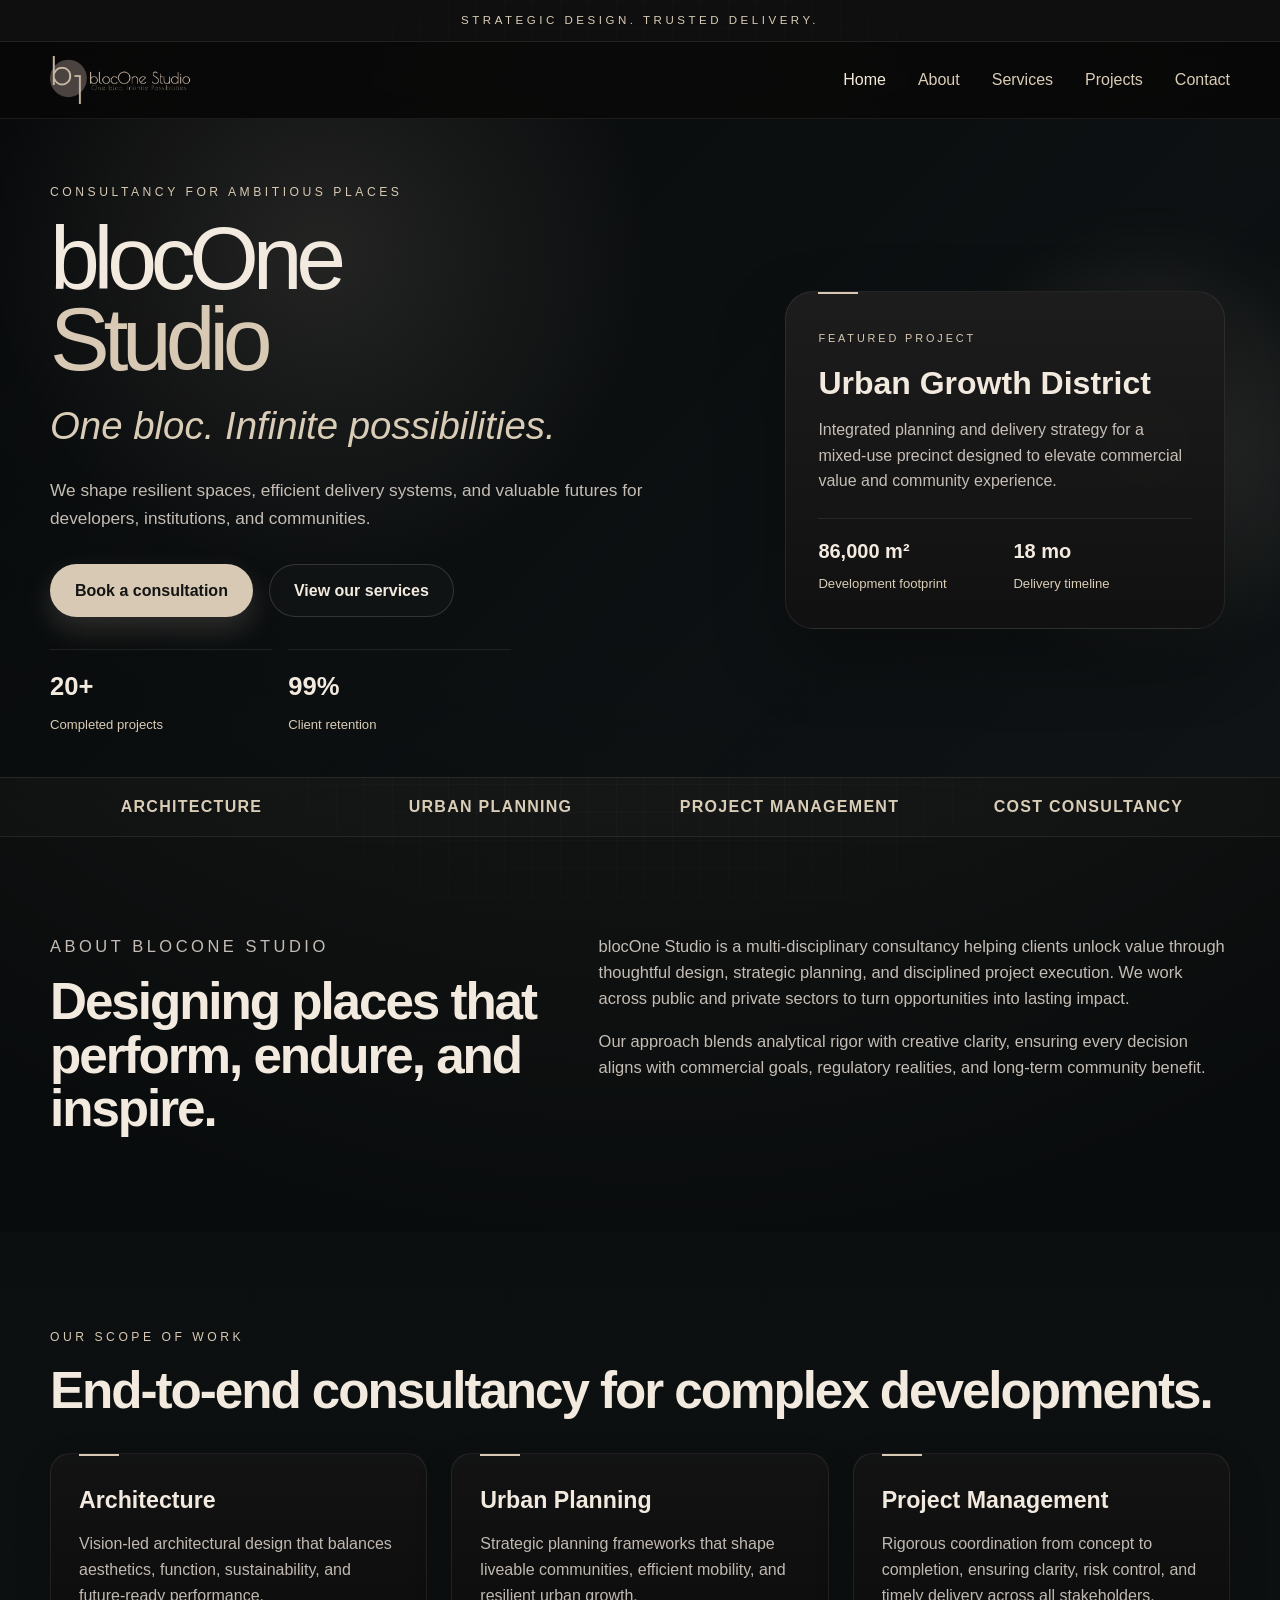
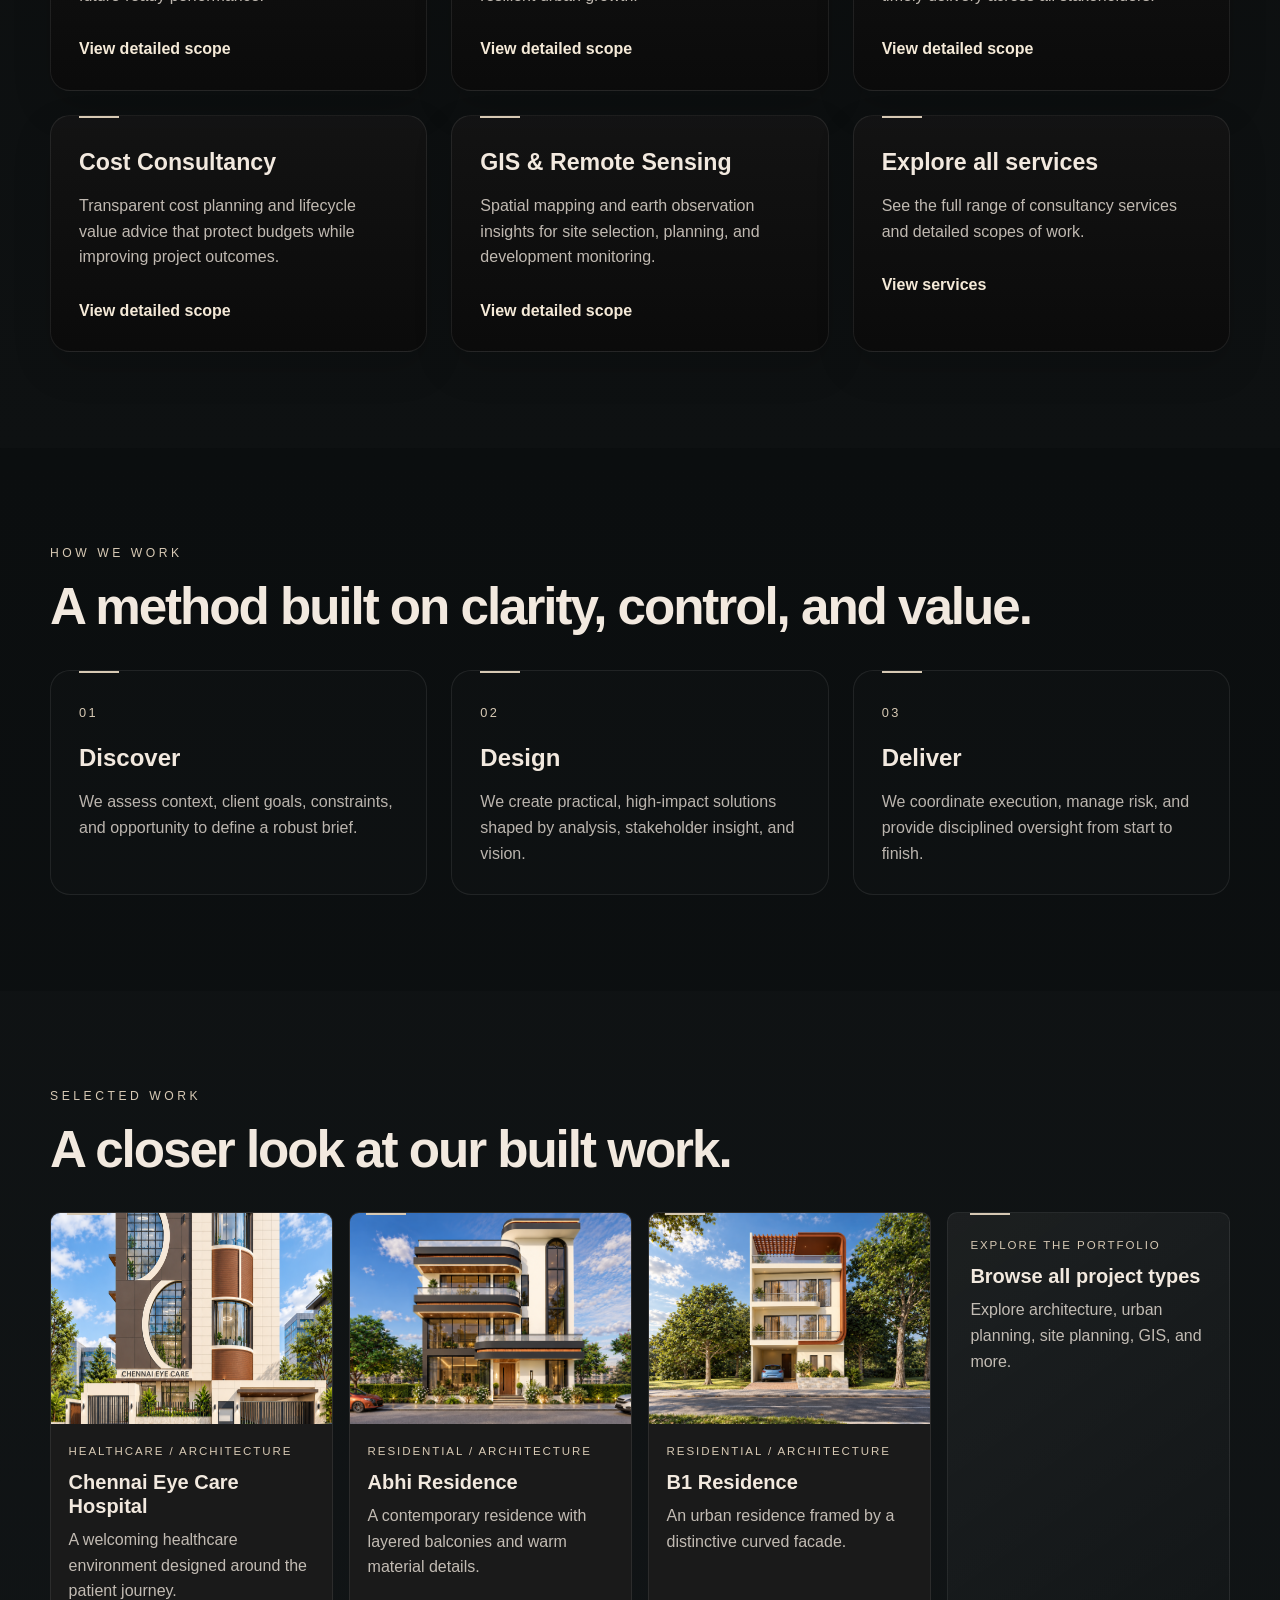
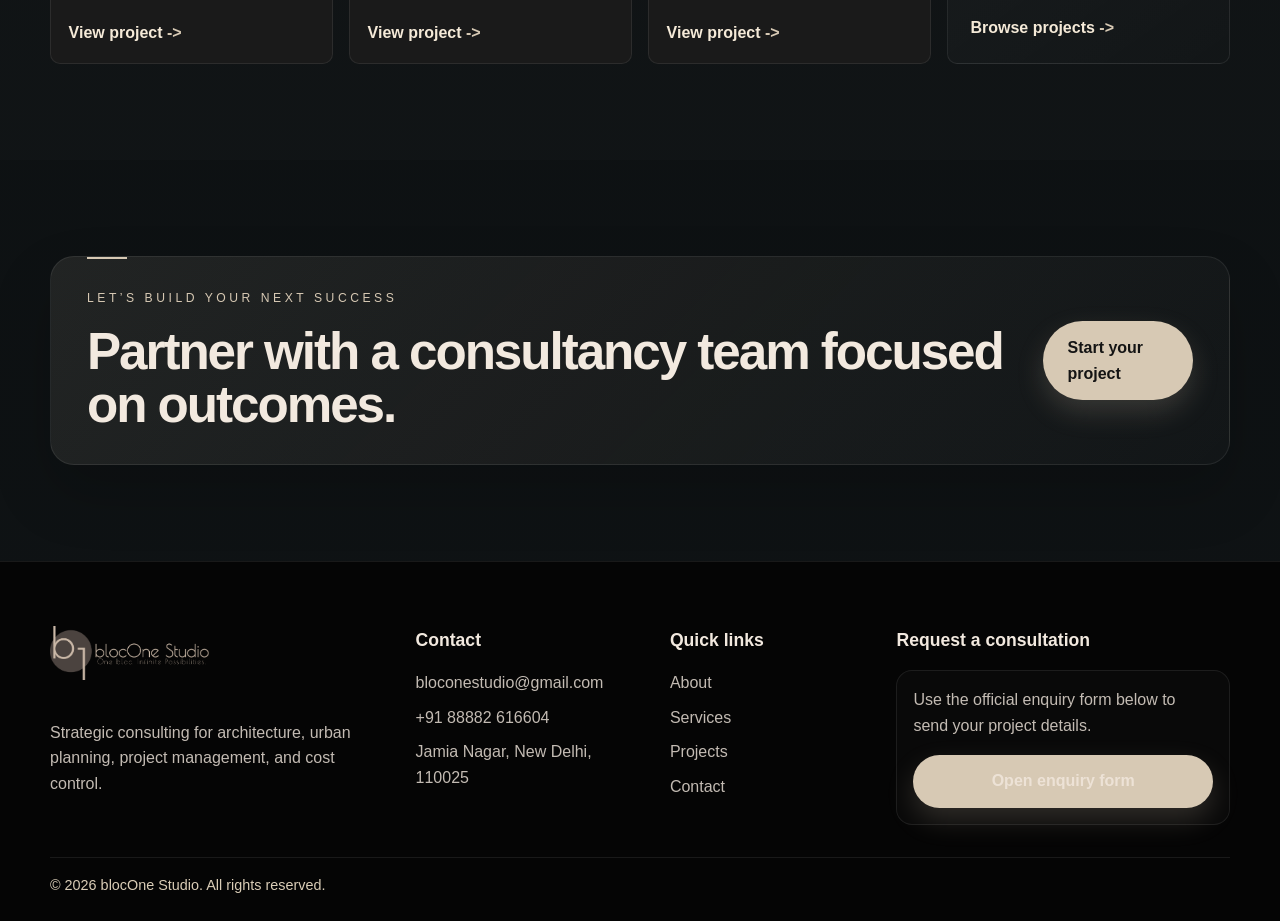
<file: index.html>
<!DOCTYPE html>
<html lang="en">
  <head>
    <meta charset="UTF-8" />
    <meta http-equiv="X-UA-Compatible" content="IE=edge" />
    <meta name="viewport" content="width=device-width, initial-scale=1.0" />
    <meta
      name="description"
      content="blocOne Studio is a consultancy firm delivering architecture, urban planning, project management, and cost consultancy services for impactful developments."
    />
    <meta
      name="keywords"
      content="blocOne Studio, architecture, urban planning, project management, cost consultancy, consultancy firm"
    />
    <meta name="referrer" content="strict-origin-when-cross-origin" />
    <meta
      http-equiv="Content-Security-Policy"
      content="default-src 'self'; img-src 'self' data: https://images.unsplash.com; style-src 'self' 'unsafe-inline'; script-src 'self'; font-src 'self' data:; connect-src 'self' https://formsubmit.co; object-src 'none'; base-uri 'self'; frame-ancestors 'none'; form-action 'self' https://formsubmit.co;"
    />
    <title>blocOne Studio | Architecture • Urban Planning • Project Management</title>
    <link rel="icon" href="logo_blocOne.png" type="image/png" />
    <link rel="stylesheet" href="styles.css" />
  </head>
  <body>
    <div class="topbar">
      <span>Strategic Design. Trusted Delivery.</span>
    </div>

    <header class="site-header">
      <nav class="container nav" aria-label="Main navigation">
        <a href="#home" class="brand" aria-label="blocOne Studio home">
          <img src="logo_blocOne.png" alt="blocOne Studio logo" />
        </a>

        <button class="nav-toggle" aria-label="Toggle menu" aria-expanded="false">
          <span></span>
          <span></span>
          <span></span>
        </button>

        <div class="nav-links">
          <a href="index.html" class="active">Home</a>
          <a href="about.html">About</a>
          <a href="services.html">Services</a>
          <a href="projects.html">Projects</a>
          <a href="contact.html">Contact</a>
        </div>
      </nav>
    </header>

    <main id="home">
      <section class="hero">
        <div class="container hero-grid">
          <div class="hero-copy">
            <p class="eyebrow">Consultancy for ambitious places</p>
            <h1>
              <span class="brand-word">blocOne</span>
              <span class="studio-word">Studio</span>
            </h1>
            <p class="tagline">One bloc. Infinite possibilities.</p>
            <p class="lead">
              We shape resilient spaces, efficient delivery systems, and valuable futures for developers,
              institutions, and communities.
            </p>
            <div class="hero-actions">
              <a class="btn btn-primary" href="#contact">Book a consultation</a>
              <a class="btn btn-secondary" href="#services">View our services</a>
            </div>
            <ul class="hero-metrics" aria-label="Key performance numbers">
              <li><strong>20+</strong><span>Completed projects</span></li>
              <li><strong>99%</strong><span>Client retention</span></li>
            </ul>
          </div>

          <div class="hero-panel" aria-label="Project overview panel">
            <div class="panel-card">
              <span class="panel-label">Featured project</span>
              <h3>Urban Growth District</h3>
              <p>
                Integrated planning and delivery strategy for a mixed-use precinct designed to elevate
                commercial value and community experience.
              </p>
              <div class="panel-stats">
                <div>
                  <strong>86,000 m²</strong>
                  <span>Development footprint</span>
                </div>
                <div>
                  <strong>18 mo</strong>
                  <span>Delivery timeline</span>
                </div>
              </div>
            </div>
          </div>
        </div>
      </section>

      <section class="trust-strip">
        <div class="container trust-grid">
          <span>Architecture</span>
          <span>Urban Planning</span>
          <span>Project Management</span>
          <span>Cost Consultancy</span>
        </div>
      </section>

      <section id="about" class="section about-section">
        <div class="container two-column">
          <div>
            <p class="section-tag">About blocOne Studio</p>
            <h2>Designing places that perform, endure, and inspire.</h2>
          </div>
          <div>
            <p>
              blocOne Studio is a multi-disciplinary consultancy helping clients unlock value through
              thoughtful design, strategic planning, and disciplined project execution. We work across
              public and private sectors to turn opportunities into lasting impact.
            </p>
            <p>
              Our approach blends analytical rigor with creative clarity, ensuring every decision aligns
              with commercial goals, regulatory realities, and long-term community benefit.
            </p>
          </div>
        </div>
      </section>

      <section id="services" class="section services-section">
        <div class="container">
          <div class="section-heading">
            <p class="section-tag">Our scope of work</p>
            <h2>End-to-end consultancy for complex developments.</h2>
          </div>

          <div class="services-grid">
            <article class="service-card">
              <h3>Architecture</h3>
              <p>
                Vision-led architectural design that balances aesthetics, function, sustainability, and
                future-ready performance.
              </p>
              <a class="text-link scope-link" href="service-scope.html#architecture">View detailed scope</a>
            </article>

            <article class="service-card">
              <h3>Urban Planning</h3>
              <p>
                Strategic planning frameworks that shape liveable communities, efficient mobility, and
                resilient urban growth.
              </p>
              <a class="text-link scope-link" href="service-scope.html#urban-planning">View detailed scope</a>
            </article>

            <article class="service-card">
              <h3>Project Management</h3>
              <p>
                Rigorous coordination from concept to completion, ensuring clarity, risk control, and
                timely delivery across all stakeholders.
              </p>
              <a class="text-link scope-link" href="service-scope.html#project-management">View detailed scope</a>
            </article>

            <article class="service-card">
              <h3>Cost Consultancy</h3>
              <p>
                Transparent cost planning and lifecycle value advice that protect budgets while improving
                project outcomes.
              </p>
              <a class="text-link scope-link" href="service-scope.html#cost-consultancy">View detailed scope</a>
            </article>

            <article class="service-card">
              <h3>GIS &amp; Remote Sensing</h3>
              <p>
                Spatial mapping and earth observation insights for site selection, planning, and development monitoring.
              </p>
              <a class="text-link scope-link" href="service-scope.html#gis-remote-sensing">View detailed scope</a>
            </article>

            <article class="service-card">
              <h3>Explore all services</h3>
              <p>See the full range of consultancy services and detailed scopes of work.</p>
              <a class="text-link scope-link" href="services.html">View services</a>
            </article>
          </div>
        </div>
      </section>

      <section id="approach" class="section approach-section">
        <div class="container">
          <div class="section-heading">
            <p class="section-tag">How we work</p>
            <h2>A method built on clarity, control, and value.</h2>
          </div>

          <div class="process-grid">
            <div class="process-item">
              <span>01</span>
              <h3>Discover</h3>
              <p>We assess context, client goals, constraints, and opportunity to define a robust brief.</p>
            </div>
            <div class="process-item">
              <span>02</span>
              <h3>Design</h3>
              <p>We create practical, high-impact solutions shaped by analysis, stakeholder insight, and vision.</p>
            </div>
            <div class="process-item">
              <span>03</span>
              <h3>Deliver</h3>
              <p>We coordinate execution, manage risk, and provide disciplined oversight from start to finish.</p>
            </div>
          </div>
        </div>
      </section>

      <section id="projects" class="section projects-section">
        <div class="container">
          <div class="section-heading">
            <p class="section-tag">Selected work</p>
            <h2>A closer look at our built work.</h2>
          </div>

          <div class="home-project-grid">
            <a class="home-project-card reveal" href="project-detail.html?project=eye-hospital">
              <img src="EyeHospital_Exterior1_Architecture.png" alt="Exterior of Chennai Eye Care Hospital" loading="lazy" decoding="async" />
              <div class="home-project-copy">
                <span class="project-type-label">Healthcare / Architecture</span>
                <h3>Chennai Eye Care Hospital</h3>
                <p>A welcoming healthcare environment designed around the patient journey.</p>
                <span class="project-type-action">View project</span>
              </div>
            </a>
            <a class="home-project-card reveal" href="project-detail.html?project=abhi-residence">
              <img src="AbhiResidence_Exterior1_Architecture.png" alt="Exterior of Abhi Residence" loading="lazy" decoding="async" />
              <div class="home-project-copy">
                <span class="project-type-label">Residential / Architecture</span>
                <h3>Abhi Residence</h3>
                <p>A contemporary residence with layered balconies and warm material details.</p>
                <span class="project-type-action">View project</span>
              </div>
            </a>
            <a class="home-project-card reveal" href="project-detail.html?project=b1-residence">
              <img src="B1Residence_Exterior1_Architecture.png" alt="Exterior of B1 Residence" loading="lazy" decoding="async" />
              <div class="home-project-copy">
                <span class="project-type-label">Residential / Architecture</span>
                <h3>B1 Residence</h3>
                <p>An urban residence framed by a distinctive curved facade.</p>
                <span class="project-type-action">View project</span>
              </div>
            </a>
            <a class="home-project-card home-project-more reveal" href="projects.html">
              <span class="project-type-label">Explore the portfolio</span>
              <h3>Browse all project types</h3>
              <p>Explore architecture, urban planning, site planning, GIS, and more.</p>
              <span class="project-type-action">Browse projects</span>
            </a>
          </div>
        </div>
      </section>

      <section class="section cta-section">
        <div class="container cta-box">
          <div>
            <p class="section-tag">Let’s build your next success</p>
            <h2>Partner with a consultancy team focused on outcomes.</h2>
          </div>
          <a class="btn btn-primary" href="#contact">Start your project</a>
        </div>
      </section>
    </main>

    <footer id="contact" class="site-footer">
      <div class="container footer-grid">
        <div>
          <a href="#home" class="brand footer-brand" aria-label="blocOne Studio">
            <img src="logo_blocOne.png" alt="blocOne Studio logo" />
          </a>
          <p>
            Strategic consulting for architecture, urban planning, project management, and cost control.
          </p>
        </div>

        <div>
          <h3>Contact</h3>
          <ul>
            <li><a href="mailto:bloconestudio@gmail.com">bloconestudio@gmail.com</a></li>
            <li><a href="tel:+918882616604">+91 88882 616604</a></li>
            <li>Jamia Nagar, New Delhi, 110025</li>
          </ul>
        </div>

        <div>
          <h3>Quick links</h3>
          <ul>
            <li><a href="about.html">About</a></li>
            <li><a href="services.html">Services</a></li>
            <li><a href="projects.html">Projects</a></li>
            <li><a href="contact.html">Contact</a></li>
          </ul>
        </div>

        <div>
          <h3>Request a consultation</h3>
          <div class="google-form-panel">
            <p>
              Use the official enquiry form below to send your project details.
            </p>
            <a
              class="btn btn-primary btn-block"
              href="https://forms.gle/AmDiEcwvC5SNTSNs7"
              target="_blank"
              rel="noopener noreferrer"
            >
              Open enquiry form
            </a>
          </div>
        </div>
      </div>

      <div class="container footer-bottom">
        <span>© <span id="year"></span> blocOne Studio. All rights reserved.</span>
      </div>
    </footer>

    <script src="script.js"></script>
  </body>
</html>
</file>
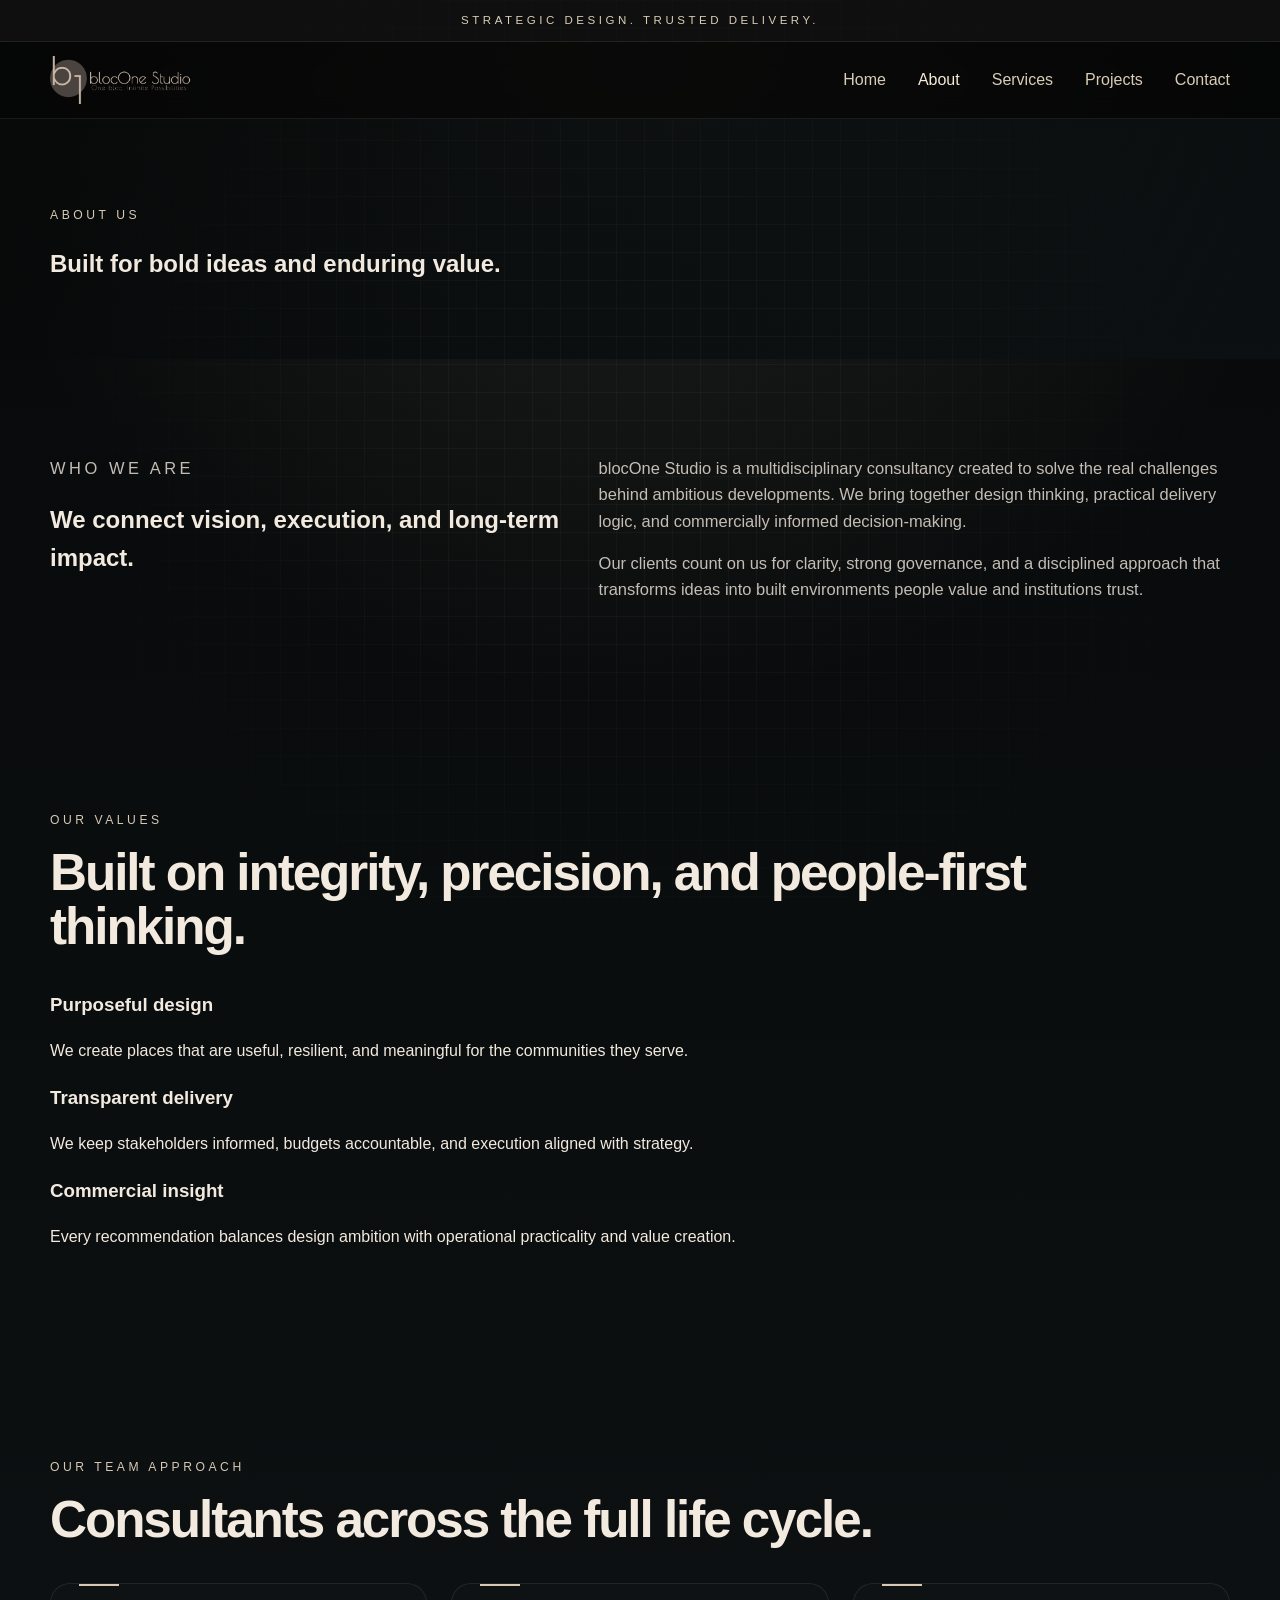
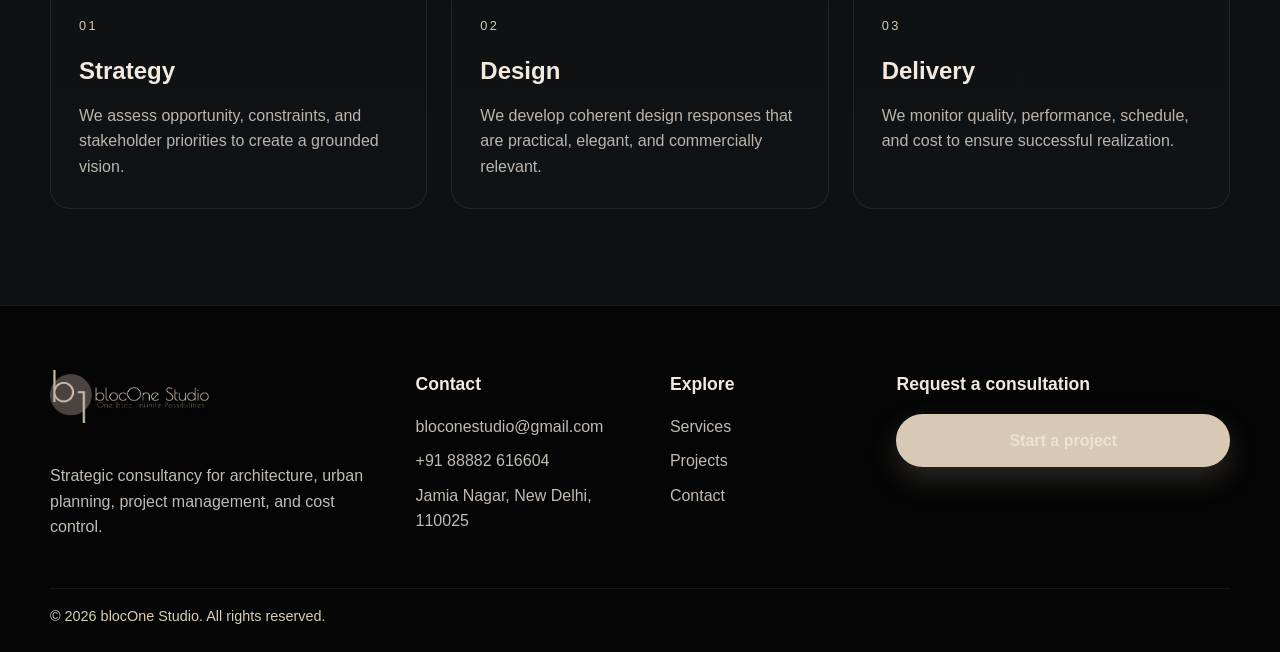
<file: about.html>
<!DOCTYPE html>
<html lang="en">
  <head>
    <meta charset="UTF-8" />
    <meta name="viewport" content="width=device-width, initial-scale=1.0" />
    <meta name="description" content="Learn more about blocOne Studio and our values-driven consultancy approach across architecture, urban planning, project management, and cost consultancy." />
    <meta http-equiv="Content-Security-Policy" content="default-src 'self'; img-src 'self' data: https://images.unsplash.com; style-src 'self' 'unsafe-inline'; script-src 'self'; font-src 'self'; connect-src 'self' https://formsubmit.co; object-src 'none'; base-uri 'self'; form-action 'self' https://formsubmit.co;" />
    <title>About | blocOne Studio</title>
    <link rel="icon" href="logo_blocOne.png" type="image/png" />
    <link rel="stylesheet" href="styles.css" />
  </head>
  <body>
    <div class="topbar"><span>Strategic Design. Trusted Delivery.</span></div>

    <header class="site-header">
      <nav class="container nav">
        <a href="index.html" class="brand" aria-label="blocOne Studio home">
          <img src="logo_blocOne.png" alt="blocOne Studio logo" />
        </a>
        <button class="nav-toggle" aria-label="Toggle menu" aria-expanded="false">
          <span></span><span></span><span></span>
        </button>
        <div class="nav-links">
          <a href="index.html">Home</a>
          <a href="about.html" class="active">About</a>
          <a href="services.html">Services</a>
          <a href="projects.html">Projects</a>
          <a href="contact.html">Contact</a>
        </div>
      </nav>
    </header>

    <main>
      <section class="page-hero small-hero">
        <div class="container">
          <p class="eyebrow">About us</p>
          <h1>Built for bold ideas and enduring value.</h1>
        </div>
      </section>

      <section class="section">
        <div class="container two-column">
          <div>
            <p class="section-tag">Who we are</p>
            <h2>We connect vision, execution, and long-term impact.</h2>
          </div>
          <div>
            <p>blocOne Studio is a multidisciplinary consultancy created to solve the real challenges behind ambitious developments. We bring together design thinking, practical delivery logic, and commercially informed decision-making.</p>
            <p>Our clients count on us for clarity, strong governance, and a disciplined approach that transforms ideas into built environments people value and institutions trust.</p>
          </div>
        </div>
      </section>

      <section class="section alt-section">
        <div class="container">
          <div class="section-heading">
            <p class="section-tag">Our values</p>
            <h2>Built on integrity, precision, and people-first thinking.</h2>
          </div>
          <div class="values-grid">
            <article class="info-card reveal">
              <h3>Purposeful design</h3>
              <p>We create places that are useful, resilient, and meaningful for the communities they serve.</p>
            </article>
            <article class="info-card reveal">
              <h3>Transparent delivery</h3>
              <p>We keep stakeholders informed, budgets accountable, and execution aligned with strategy.</p>
            </article>
            <article class="info-card reveal">
              <h3>Commercial insight</h3>
              <p>Every recommendation balances design ambition with operational practicality and value creation.</p>
            </article>
          </div>
        </div>
      </section>

      <section class="section">
        <div class="container">
          <div class="section-heading">
            <p class="section-tag">Our team approach</p>
            <h2>Consultants across the full life cycle.</h2>
          </div>
          <div class="process-grid">
            <div class="process-item reveal">
              <span>01</span>
              <h3>Strategy</h3>
              <p>We assess opportunity, constraints, and stakeholder priorities to create a grounded vision.</p>
            </div>
            <div class="process-item reveal">
              <span>02</span>
              <h3>Design</h3>
              <p>We develop coherent design responses that are practical, elegant, and commercially relevant.</p>
            </div>
            <div class="process-item reveal">
              <span>03</span>
              <h3>Delivery</h3>
              <p>We monitor quality, performance, schedule, and cost to ensure successful realization.</p>
            </div>
          </div>
        </div>
      </section>
    </main>

    <footer class="site-footer">
      <div class="container footer-grid">
        <div>
          <a href="index.html" class="brand footer-brand"><img src="logo_blocOne.png" alt="blocOne Studio logo" /></a>
          <p>Strategic consultancy for architecture, urban planning, project management, and cost control.</p>
        </div>
        <div>
          <h3>Contact</h3>
          <ul>
            <li><a href="mailto:bloconestudio@gmail.com">bloconestudio@gmail.com</a></li>
            <li><a href="tel:+918882616604">+91 88882 616604</a></li>
            <li>Jamia Nagar, New Delhi, 110025</li>
          </ul>
        </div>
        <div>
          <h3>Explore</h3>
          <ul>
            <li><a href="services.html">Services</a></li>
            <li><a href="projects.html">Projects</a></li>
            <li><a href="contact.html">Contact</a></li>
          </ul>
        </div>
        <div>
          <h3>Request a consultation</h3>
          <a class="btn btn-primary btn-block" href="contact.html">Start a project</a>
        </div>
      </div>
      <div class="container footer-bottom"><span>© <span id="year"></span> blocOne Studio. All rights reserved.</span></div>
    </footer>

    <script src="script.js"></script>
  </body>
</html>
</file>
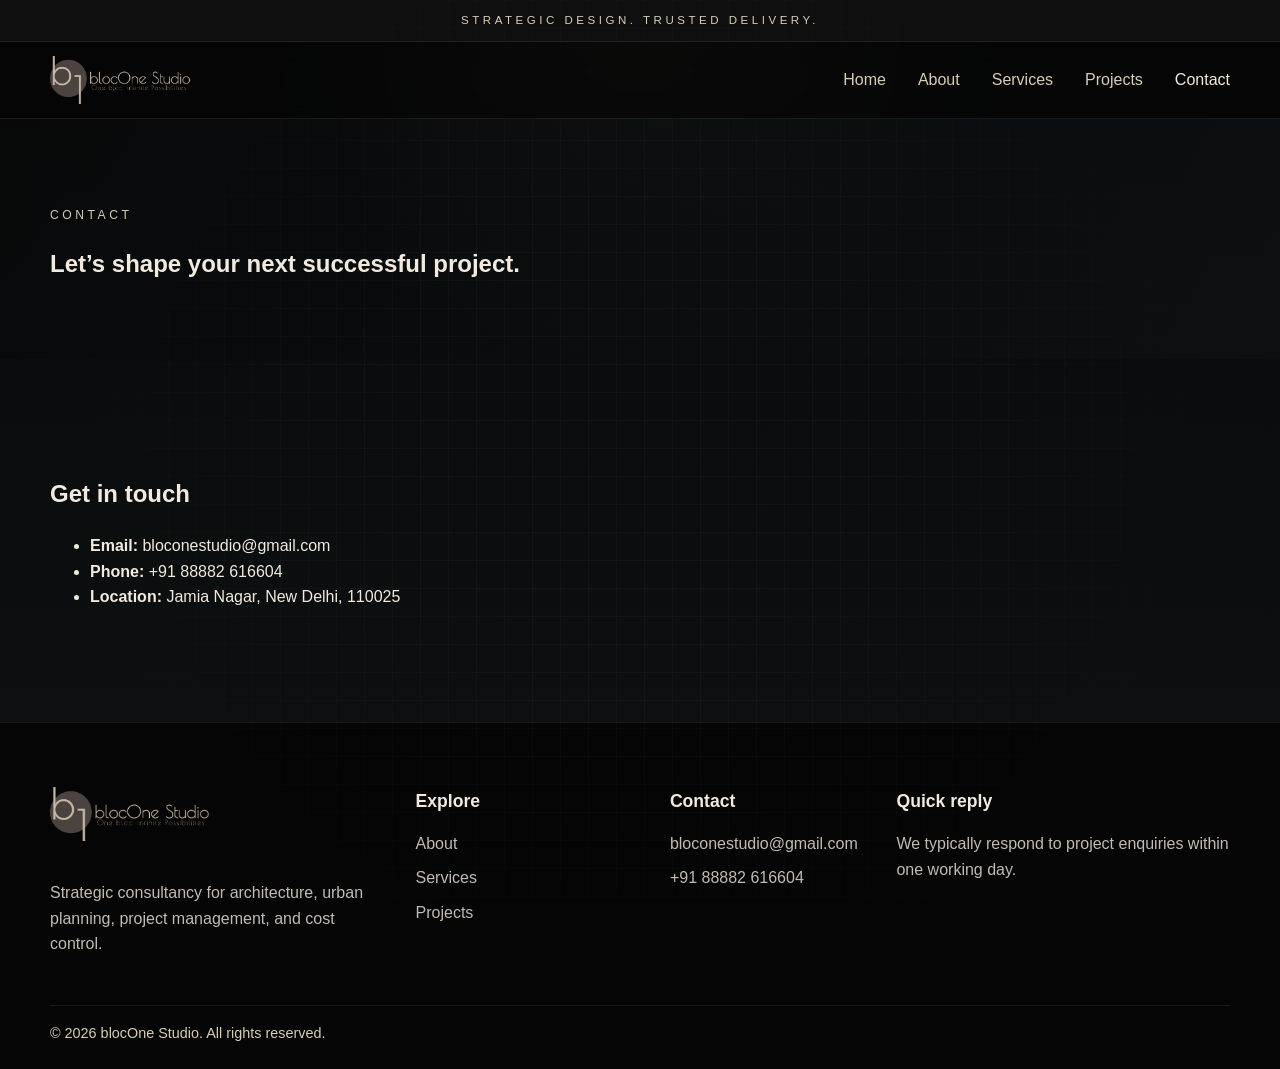
<file: contact.html>
<!DOCTYPE html>
<html lang="en">
  <head>
    <meta charset="UTF-8" />
    <meta name="viewport" content="width=device-width, initial-scale=1.0" />
    <meta name="description" content="Contact blocOne Studio for architecture, urban planning, project management, and cost consultancy enquiries." />
    <meta http-equiv="Content-Security-Policy" content="default-src 'self'; img-src 'self' data: https://images.unsplash.com; style-src 'self' 'unsafe-inline'; script-src 'self'; font-src 'self'; connect-src 'self' https://formsubmit.co; object-src 'none'; base-uri 'self'; form-action 'self' https://formsubmit.co;" />
    <title>Contact | blocOne Studio</title>
    <link rel="icon" href="logo_blocOne.png" type="image/png" />
    <link rel="stylesheet" href="styles.css" />
  </head>
  <body>
    <div class="topbar"><span>Strategic Design. Trusted Delivery.</span></div>

    <header class="site-header">
      <nav class="container nav">
        <a href="index.html" class="brand" aria-label="blocOne Studio home">
          <img src="logo_blocOne.png" alt="blocOne Studio logo" />
        </a>
        <button class="nav-toggle" aria-label="Toggle menu" aria-expanded="false">
          <span></span><span></span><span></span>
        </button>
        <div class="nav-links">
          <a href="index.html">Home</a>
          <a href="about.html">About</a>
          <a href="services.html">Services</a>
          <a href="projects.html">Projects</a>
          <a href="contact.html" class="active">Contact</a>
        </div>
      </nav>
    </header>

    <main>
      <section class="page-hero contact-hero">
        <div class="container">
          <p class="eyebrow">Contact</p>
          <h1>Let’s shape your next successful project.</h1>
        </div>
      </section>

      <section class="section">
        <div class="container contact-layout">
          <div class="contact-card reveal">
            <h2>Get in touch</h2>
            <ul class="contact-list">
              <li><strong>Email:</strong> <a href="mailto:bloconestudio@gmail.com">bloconestudio@gmail.com</a></li>
              <li><strong>Phone:</strong> <a href="tel:+918882616604">+91 88882 616604</a></li>
              <li><strong>Location:</strong> Jamia Nagar, New Delhi, 110025</li>
            </ul>
          </div>

          
        </div>
      </section>
    </main>

    <footer class="site-footer">
      <div class="container footer-grid">
        <div>
          <a href="index.html" class="brand footer-brand"><img src="logo_blocOne.png" alt="blocOne Studio logo" /></a>
          <p>Strategic consultancy for architecture, urban planning, project management, and cost control.</p>
        </div>
        <div>
          <h3>Explore</h3>
          <ul>
            <li><a href="about.html">About</a></li>
            <li><a href="services.html">Services</a></li>
            <li><a href="projects.html">Projects</a></li>
          </ul>
        </div>
        <div>
          <h3>Contact</h3>
          <ul>
            <li><a href="mailto:bloconestudio@gmail.com">bloconestudio@gmail.com</a></li>
            <li><a href="tel:+918882616604">+91 88882 616604</a></li>
          </ul>
        </div>
        <div>
          <h3>Quick reply</h3>
          <p>We typically respond to project enquiries within one working day.</p>
        </div>
      </div>
      <div class="container footer-bottom"><span>© <span id="year"></span> blocOne Studio. All rights reserved.</span></div>
    </footer>

    <script src="script.js"></script>
  </body>
</html>
</file>
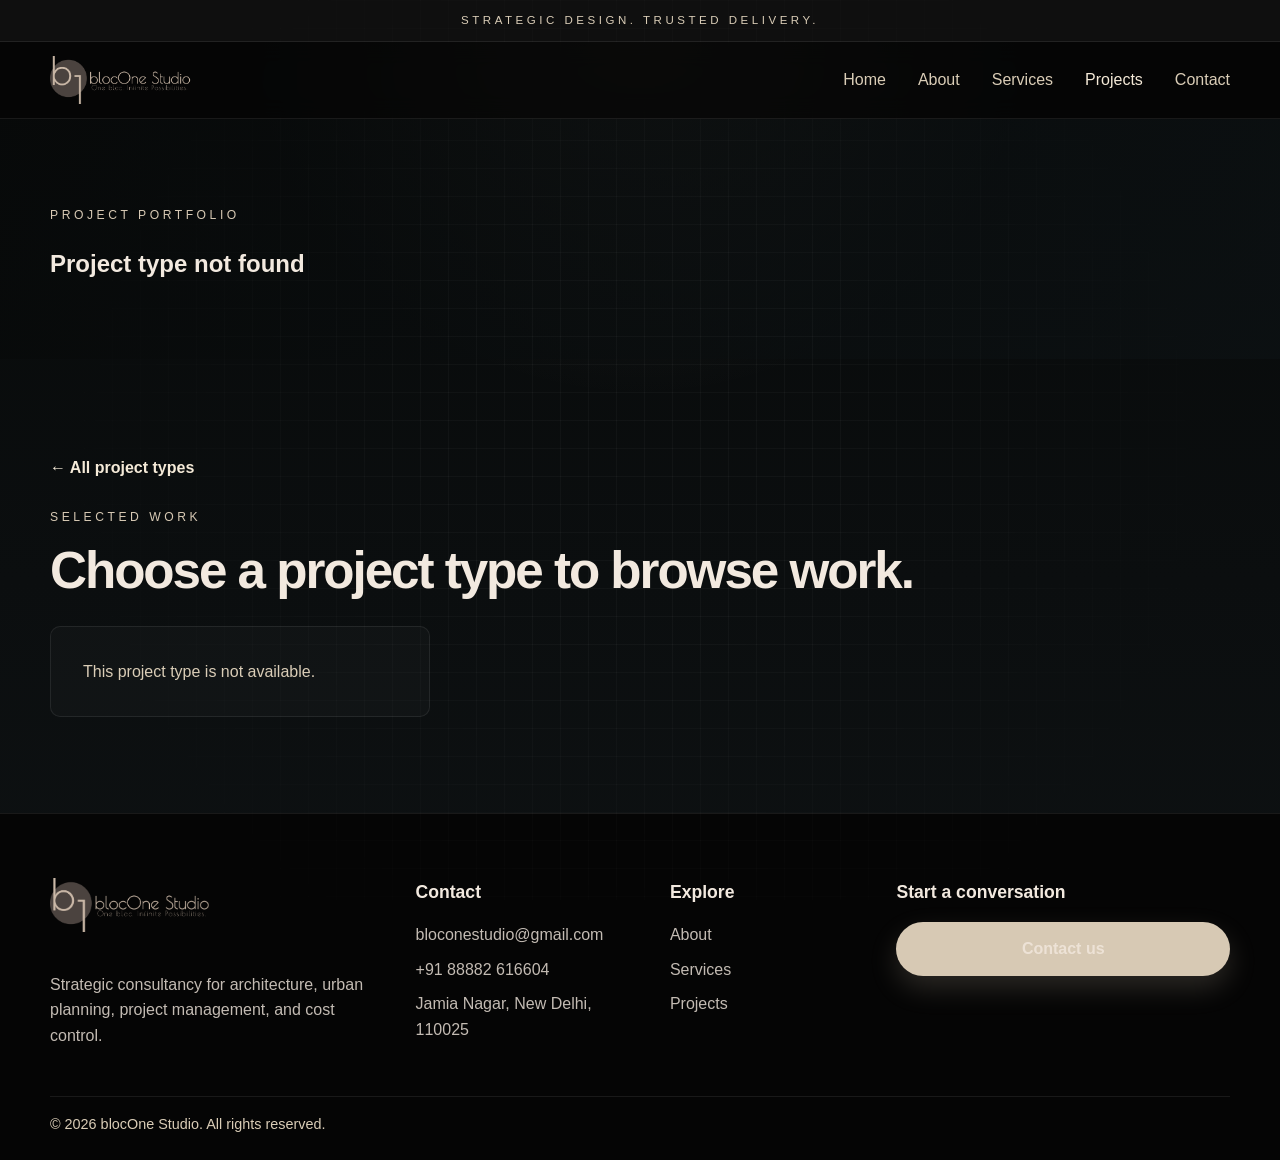
<file: project-category.html>
<!DOCTYPE html>
<html lang="en">
  <head>
    <meta charset="UTF-8" />
    <meta name="viewport" content="width=device-width, initial-scale=1.0" />
    <meta name="description" content="Browse blocOne Studio projects by project type." />
    <meta http-equiv="Content-Security-Policy" content="default-src 'self'; img-src 'self' data: https://images.unsplash.com; style-src 'self' 'unsafe-inline'; script-src 'self'; font-src 'self'; connect-src 'self' https://formsubmit.co; object-src 'none'; base-uri 'self'; form-action 'self' https://formsubmit.co;" />
    <title>Project Type | blocOne Studio</title>
    <link rel="icon" href="logo_blocOne.png" type="image/png" />
    <link rel="stylesheet" href="styles.css" />
  </head>
  <body class="project-page">
    <div class="topbar"><span>Strategic Design. Trusted Delivery.</span></div>

    <header class="site-header">
      <nav class="container nav" aria-label="Main navigation">
        <a href="index.html" class="brand" aria-label="blocOne Studio home"><img src="logo_blocOne.png" alt="blocOne Studio logo" /></a>
        <button class="nav-toggle" aria-label="Toggle menu" aria-expanded="false"><span></span><span></span><span></span></button>
        <div class="nav-links">
          <a href="index.html">Home</a>
          <a href="about.html">About</a>
          <a href="services.html">Services</a>
          <a href="projects.html" class="active">Projects</a>
          <a href="contact.html">Contact</a>
        </div>
      </nav>
    </header>

    <main>
      <section class="page-hero projects-hero">
        <div class="container">
          <p class="eyebrow">Project portfolio</p>
          <h1 id="category-title">Projects</h1>
        </div>
      </section>

      <section class="section">
        <div class="container">
          <a class="project-back-link" href="projects.html">&larr; All project types</a>
          <div class="section-heading category-heading">
            <p class="section-tag">Selected work</p>
            <h2 id="category-subtitle">Projects by type</h2>
          </div>
          <div class="category-project-grid" id="category-projects" aria-live="polite"></div>
        </div>
      </section>
    </main>

    <footer class="site-footer">
      <div class="container footer-grid">
        <div><a href="index.html" class="brand footer-brand"><img src="logo_blocOne.png" alt="blocOne Studio logo" /></a><p>Strategic consultancy for architecture, urban planning, project management, and cost control.</p></div>
        <div><h3>Contact</h3><ul><li><a href="mailto:bloconestudio@gmail.com">bloconestudio@gmail.com</a></li><li><a href="tel:+918882616604">+91 88882 616604</a></li><li>Jamia Nagar, New Delhi, 110025</li></ul></div>
        <div><h3>Explore</h3><ul><li><a href="about.html">About</a></li><li><a href="services.html">Services</a></li><li><a href="projects.html">Projects</a></li></ul></div>
        <div><h3>Start a conversation</h3><a class="btn btn-primary btn-block" href="contact.html">Contact us</a></div>
      </div>
      <div class="container footer-bottom"><span>&copy; <span id="year"></span> blocOne Studio. All rights reserved.</span></div>
    </footer>

    <script src="script.js"></script>
  </body>
</html>
</file>
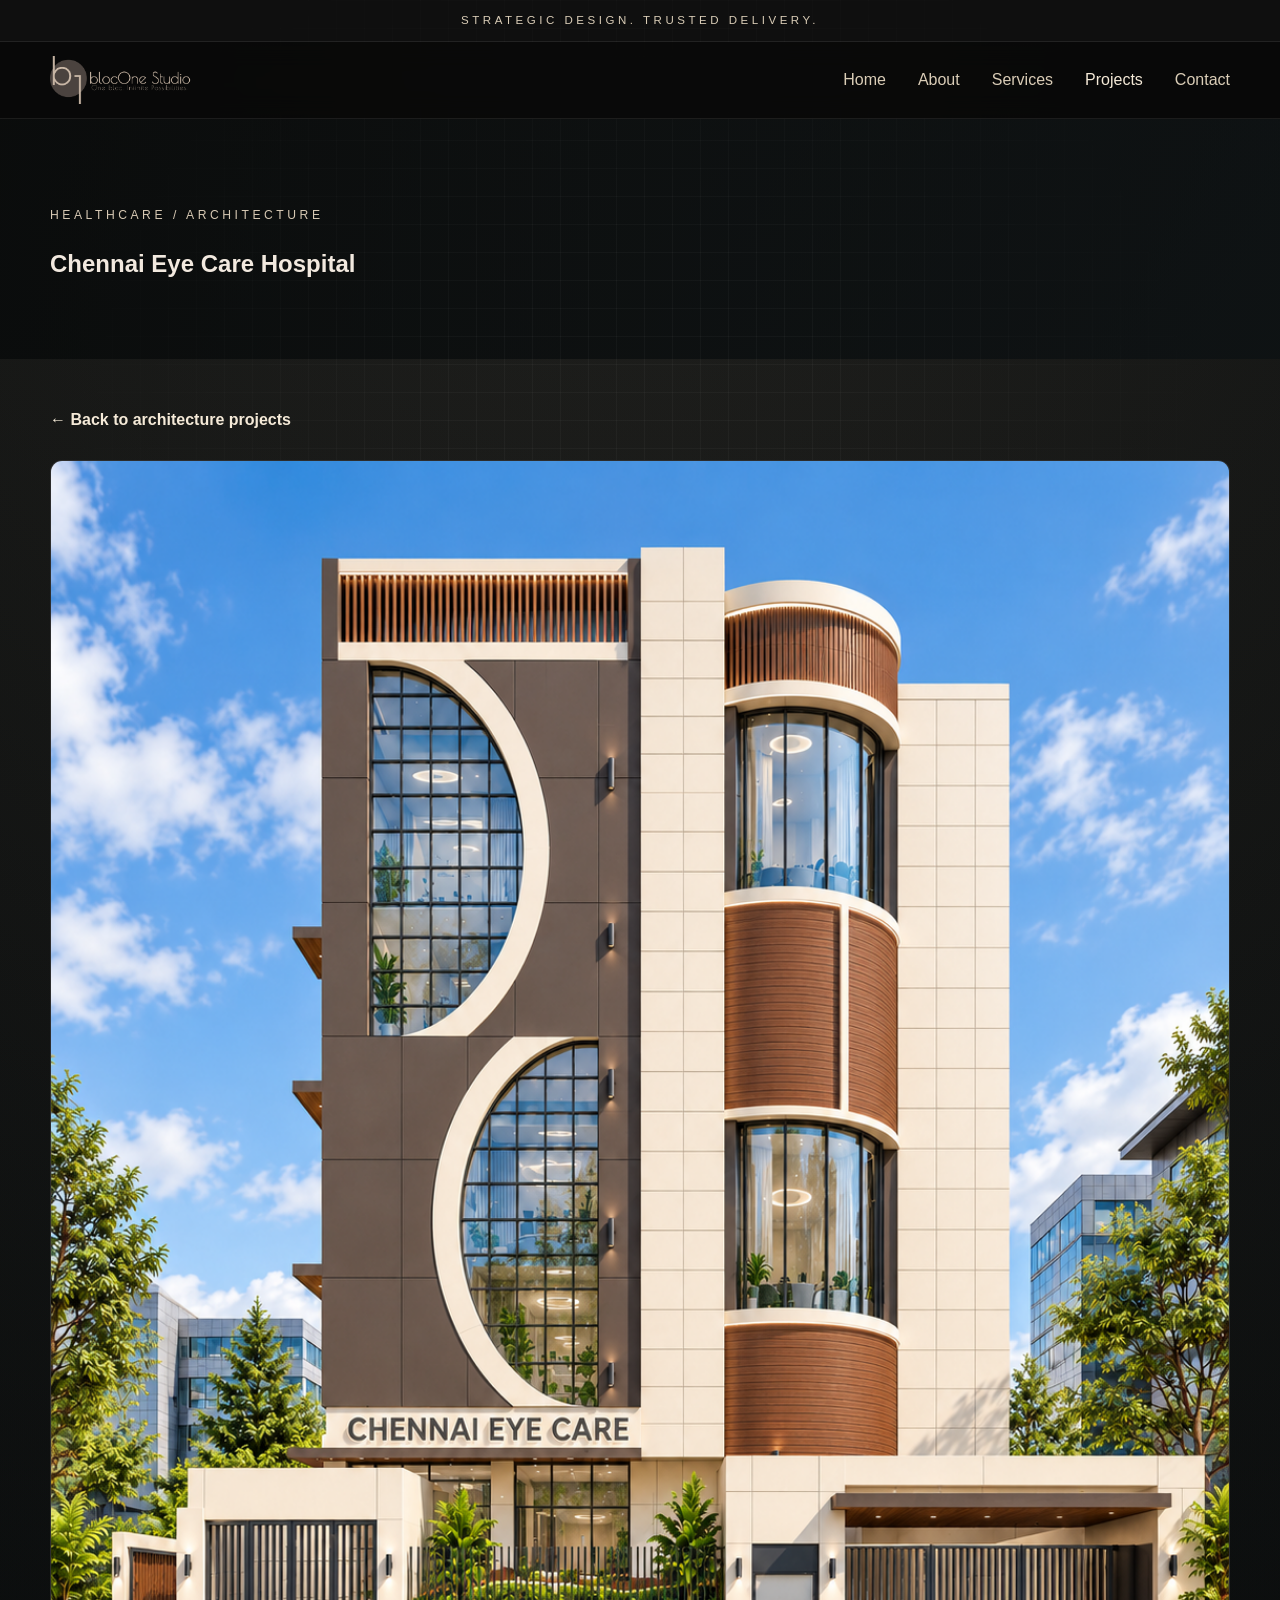
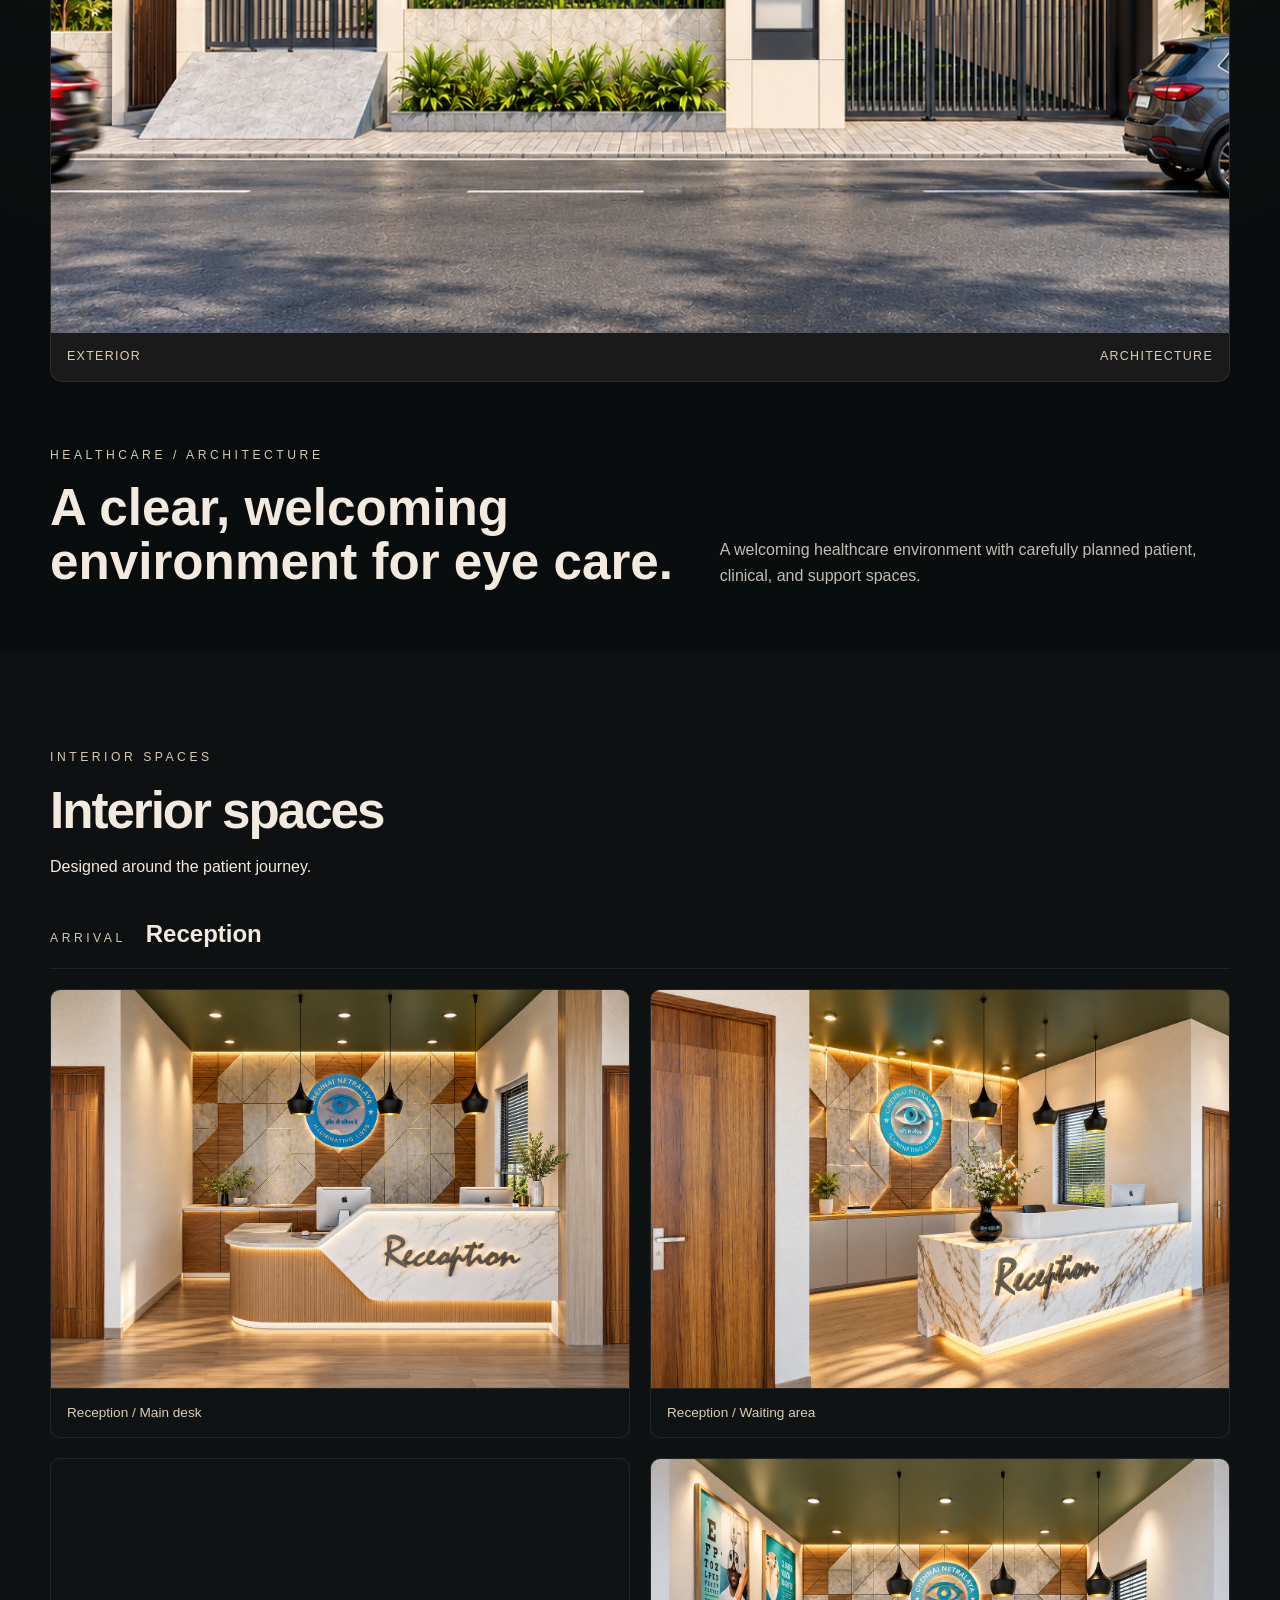
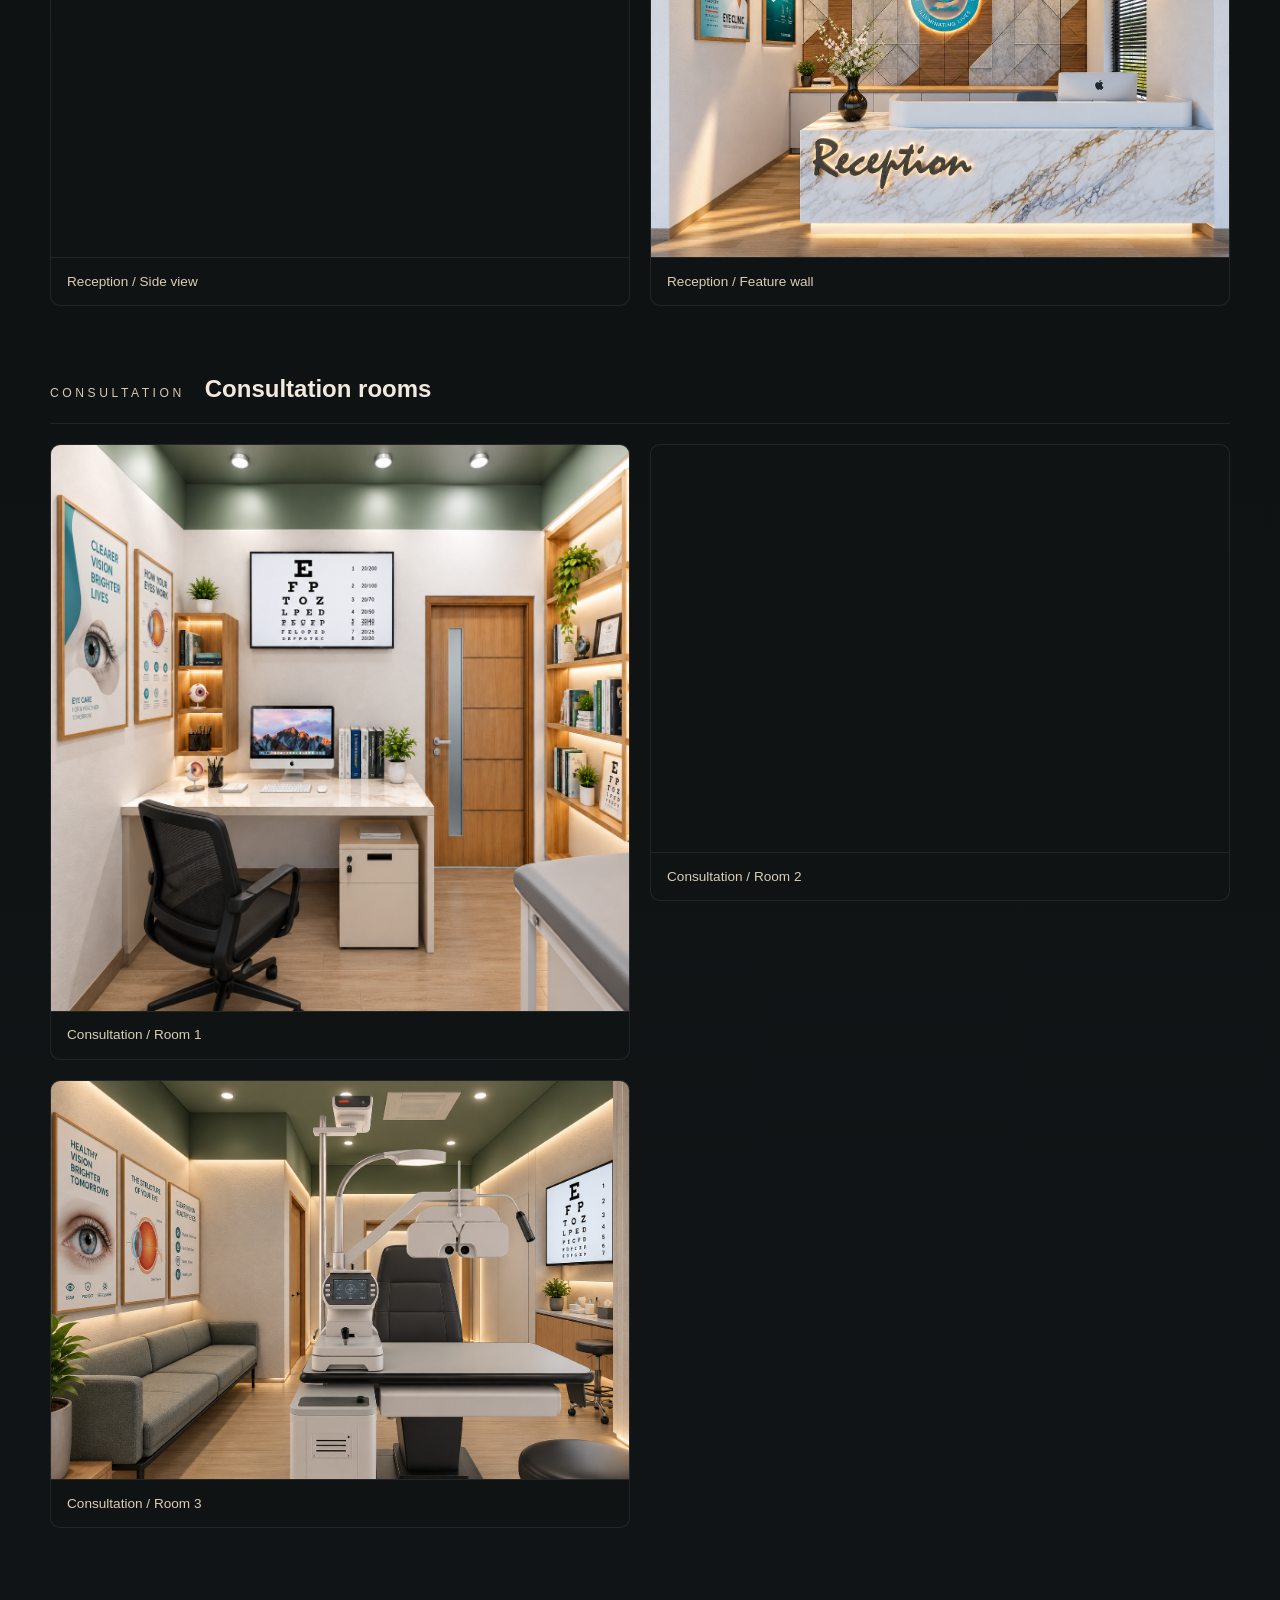
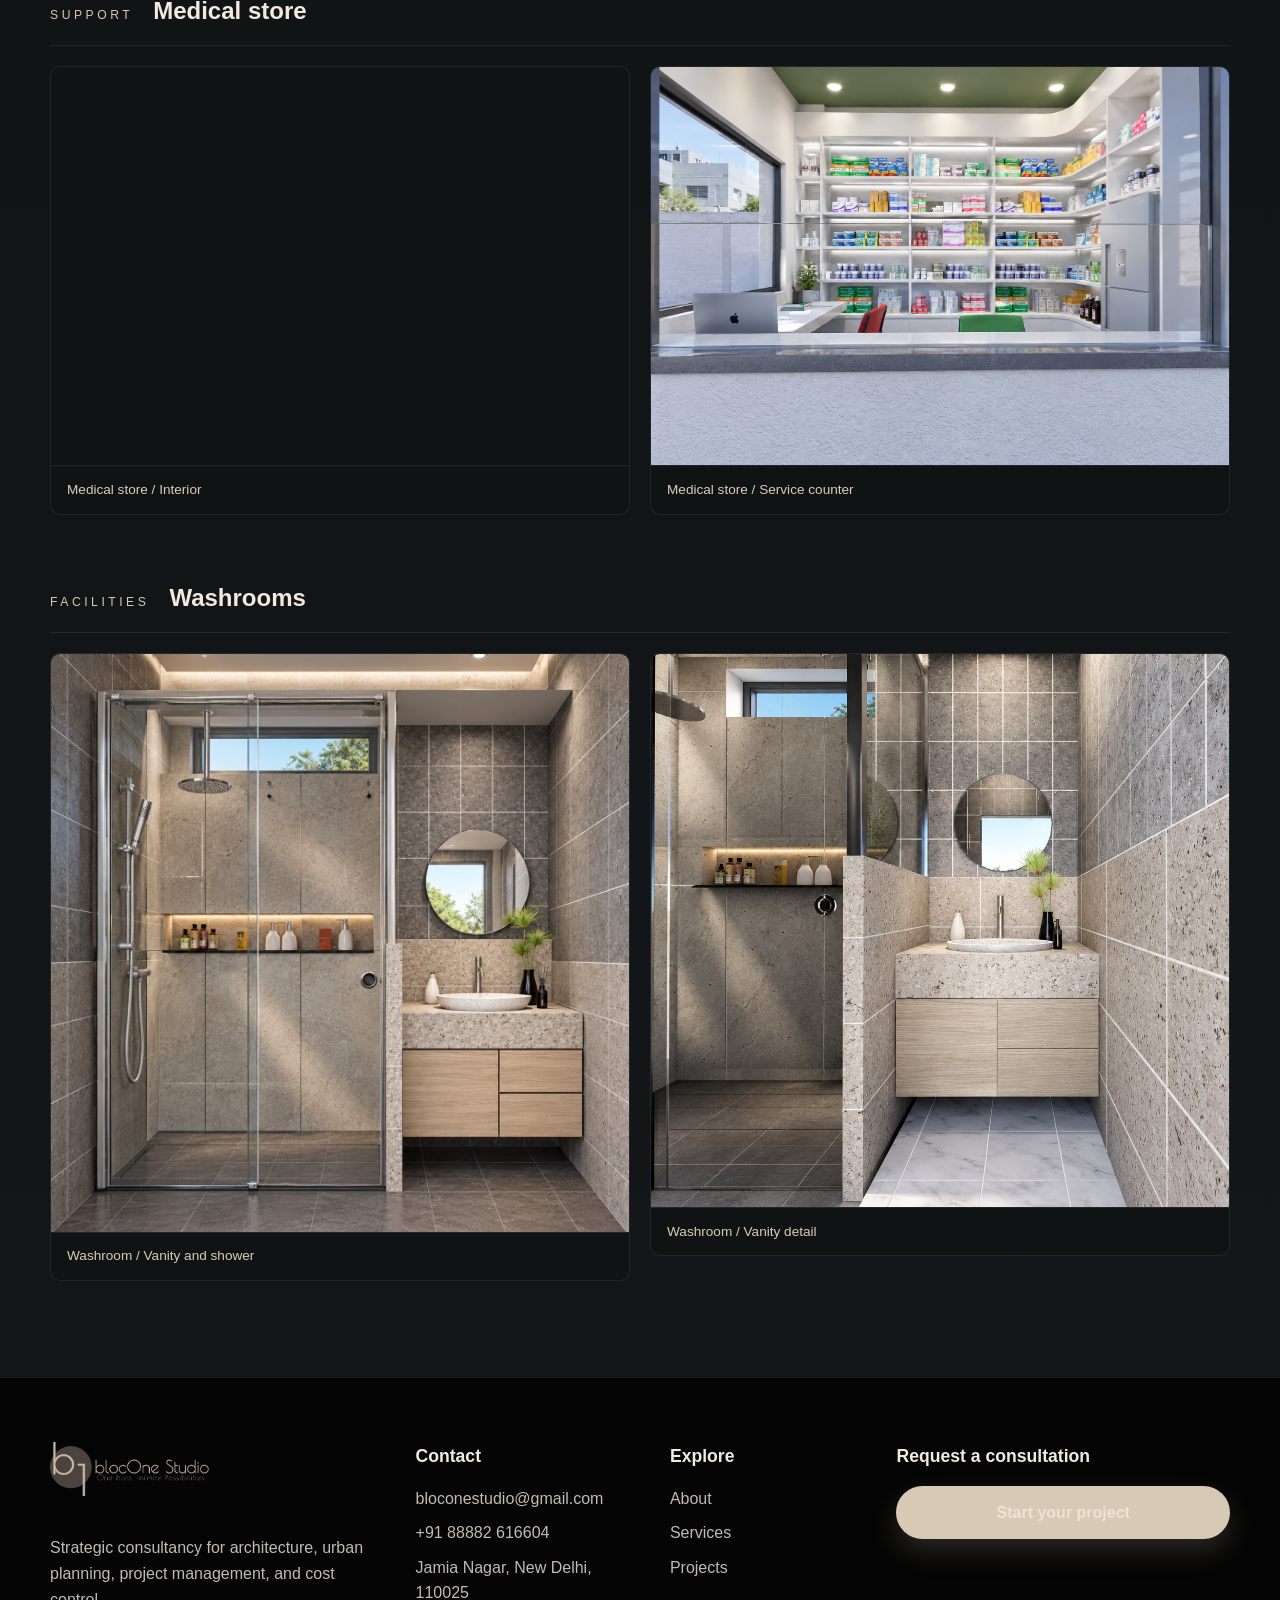
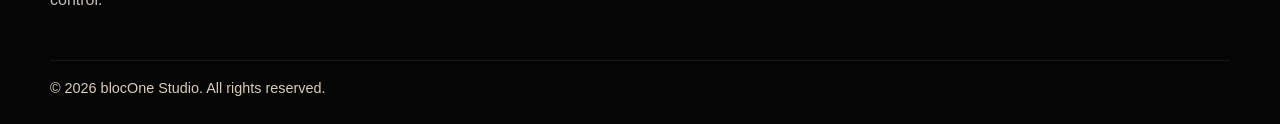
<file: project-detail.html>
<!DOCTYPE html>
<html lang="en">
  <head>
    <meta charset="UTF-8" />
    <meta name="viewport" content="width=device-width, initial-scale=1.0" />
    <meta name="description" content="Explore architecture and project imagery from blocOne Studio." />
    <meta http-equiv="Content-Security-Policy" content="default-src 'self'; img-src 'self' data: https://images.unsplash.com; style-src 'self' 'unsafe-inline'; script-src 'self'; font-src 'self'; connect-src 'self' https://formsubmit.co; object-src 'none'; base-uri 'self'; form-action 'self' https://formsubmit.co;" />
    <title>Eye Hospital | blocOne Studio</title>
    <link rel="icon" href="logo_blocOne.png" type="image/png" />
    <link rel="stylesheet" href="styles.css" />
  </head>
  <body class="project-page">
    <div class="topbar"><span>Strategic Design. Trusted Delivery.</span></div>

    <header class="site-header">
      <nav class="container nav" aria-label="Main navigation">
        <a href="index.html" class="brand" aria-label="blocOne Studio home">
          <img src="logo_blocOne.png" alt="blocOne Studio logo" />
        </a>
        <button class="nav-toggle" aria-label="Toggle menu" aria-expanded="false">
          <span></span><span></span><span></span>
        </button>
        <div class="nav-links">
          <a href="index.html">Home</a>
          <a href="about.html">About</a>
          <a href="services.html">Services</a>
          <a href="projects.html" class="active">Projects</a>
          <a href="contact.html">Contact</a>
        </div>
      </nav>
    </header>

    <main id="project-detail">
      <section class="page-hero projects-hero">
        <div class="container">
          <p class="eyebrow" id="project-category-label">Healthcare / Architecture</p>
          <h1 id="project-title">Chennai Eye Care Hospital</h1>
        </div>
      </section>

      <section class="project-feature-section">
        <div class="container">
          <a class="project-back-link" id="project-back-link" href="project-category.html?type=architecture">&larr; Back to architecture projects</a>
          <figure class="project-feature reveal">
            <img id="project-hero-image" src="EyeHospital_Exterior1_Architecture.png" alt="Street-facing exterior of Chennai Eye Care Hospital" fetchpriority="high" />
            <figcaption><span id="project-hero-caption">Exterior</span><span>Architecture</span></figcaption>
          </figure>
          <div class="project-intro reveal">
            <div>
              <p class="section-tag" id="project-intro-label">Healthcare / Architecture</p>
              <h2 id="project-intro-title">A clear, welcoming environment for eye care.</h2>
            </div>
            <p id="project-description">A welcoming healthcare environment with carefully planned patient, clinical, and support spaces.</p>
          </div>
        </div>
      </section>

      <section class="section project-gallery-section">
        <div class="container">
          <div class="section-heading reveal">
            <p class="section-tag" id="project-gallery-eyebrow">Project gallery</p>
            <h2 id="project-gallery-title">Interior spaces</h2>
            <p id="project-gallery-intro">Project gallery</p>
          </div>
          <div id="project-galleries"></div>
        </div>
      </section>
    </main>

    <footer class="site-footer">
      <div class="container footer-grid">
        <div>
          <a href="index.html" class="brand footer-brand"><img src="logo_blocOne.png" alt="blocOne Studio logo" /></a>
          <p>Strategic consultancy for architecture, urban planning, project management, and cost control.</p>
        </div>
        <div><h3>Contact</h3><ul><li><a href="mailto:bloconestudio@gmail.com">bloconestudio@gmail.com</a></li><li><a href="tel:+918882616604">+91 88882 616604</a></li><li>Jamia Nagar, New Delhi, 110025</li></ul></div>
        <div><h3>Explore</h3><ul><li><a href="about.html">About</a></li><li><a href="services.html">Services</a></li><li><a href="projects.html">Projects</a></li></ul></div>
        <div><h3>Request a consultation</h3><a class="btn btn-primary btn-block" href="contact.html">Start your project</a></div>
      </div>
      <div class="container footer-bottom"><span>&copy; <span id="year"></span> blocOne Studio. All rights reserved.</span></div>
    </footer>

    <script src="script.js"></script>
  </body>
</html>
</file>
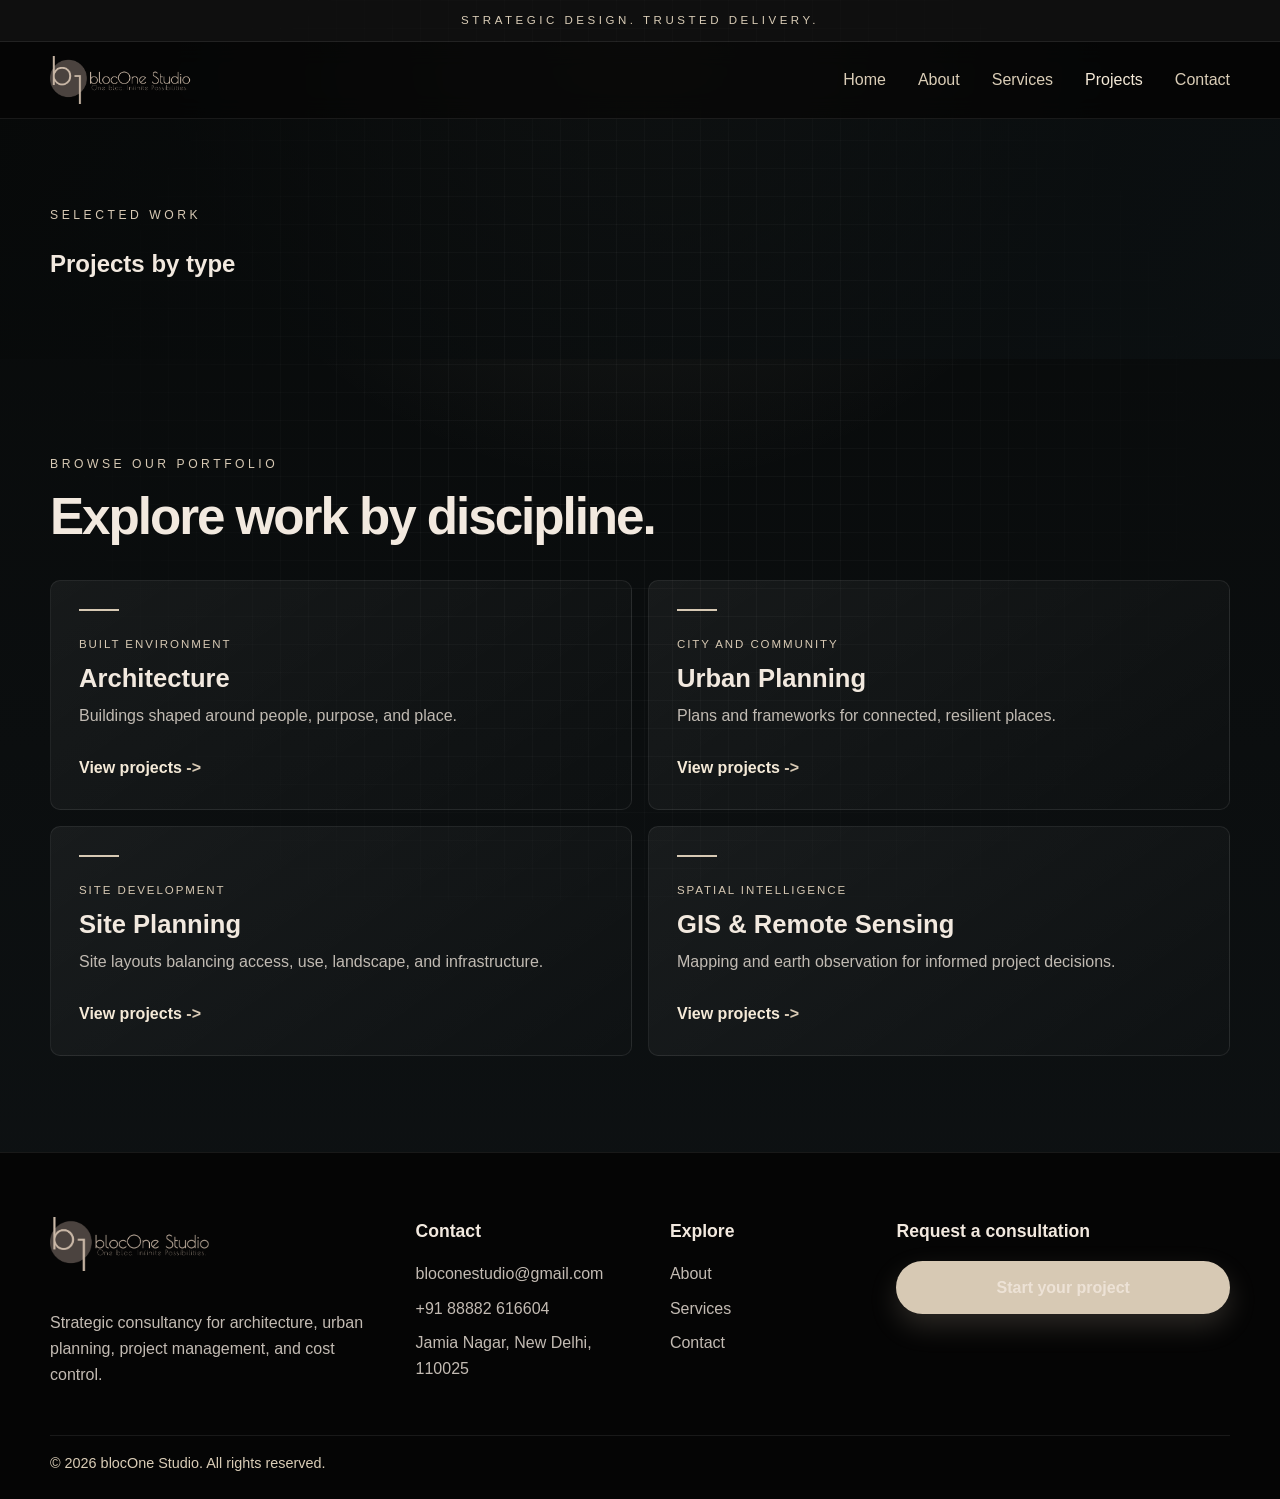
<file: projects.html>
<!DOCTYPE html>
<html lang="en">
  <head>
    <meta charset="UTF-8" />
    <meta name="viewport" content="width=device-width, initial-scale=1.0" />
    <meta name="description" content="Browse blocOne Studio projects by architecture, urban planning, site planning, GIS, and remote sensing." />
    <meta http-equiv="Content-Security-Policy" content="default-src 'self'; img-src 'self' data: https://images.unsplash.com; style-src 'self' 'unsafe-inline'; script-src 'self'; font-src 'self'; connect-src 'self' https://formsubmit.co; object-src 'none'; base-uri 'self'; form-action 'self' https://formsubmit.co;" />
    <title>Projects by Type | blocOne Studio</title>
    <link rel="icon" href="logo_blocOne.png" type="image/png" />
    <link rel="stylesheet" href="styles.css" />
  </head>
  <body>
    <div class="topbar"><span>Strategic Design. Trusted Delivery.</span></div>

    <header class="site-header">
      <nav class="container nav">
        <a href="index.html" class="brand" aria-label="blocOne Studio home">
          <img src="logo_blocOne.png" alt="blocOne Studio logo" />
        </a>
        <button class="nav-toggle" aria-label="Toggle menu" aria-expanded="false">
          <span></span><span></span><span></span>
        </button>
        <div class="nav-links">
          <a href="index.html">Home</a>
          <a href="about.html">About</a>
          <a href="services.html">Services</a>
          <a href="projects.html" class="active">Projects</a>
          <a href="contact.html">Contact</a>
        </div>
      </nav>
    </header>

    <main>
      <section class="page-hero projects-hero">
        <div class="container">
          <p class="eyebrow">Selected work</p>
          <h1>Projects by type</h1>
        </div>
      </section>

      <section class="section">
        <div class="container">
          <div class="section-heading reveal">
            <p class="section-tag">Browse our portfolio</p>
            <h2>Explore work by discipline.</h2>
          </div>
          <div class="project-type-grid">
            <a class="project-type-card reveal" href="project-category.html?type=architecture">
              <span class="project-type-label">Built environment</span>
              <h3>Architecture</h3>
              <p>Buildings shaped around people, purpose, and place.</p>
              <span class="project-type-action">View projects</span>
            </a>
            <a class="project-type-card reveal" href="project-category.html?type=urban-planning">
              <span class="project-type-label">City and community</span>
              <h3>Urban Planning</h3>
              <p>Plans and frameworks for connected, resilient places.</p>
              <span class="project-type-action">View projects</span>
            </a>
            <a class="project-type-card reveal" href="project-category.html?type=site-planning">
              <span class="project-type-label">Site development</span>
              <h3>Site Planning</h3>
              <p>Site layouts balancing access, use, landscape, and infrastructure.</p>
              <span class="project-type-action">View projects</span>
            </a>
            <a class="project-type-card reveal" href="project-category.html?type=gis-remote-sensing">
              <span class="project-type-label">Spatial intelligence</span>
              <h3>GIS &amp; Remote Sensing</h3>
              <p>Mapping and earth observation for informed project decisions.</p>
              <span class="project-type-action">View projects</span>
            </a>
          </div>
        </div>
      </section>
    </main>

    <footer class="site-footer">
      <div class="container footer-grid">
        <div>
          <a href="index.html" class="brand footer-brand"><img src="logo_blocOne.png" alt="blocOne Studio logo" /></a>
          <p>Strategic consultancy for architecture, urban planning, project management, and cost control.</p>
        </div>
        <div>
          <h3>Contact</h3>
          <ul>
            <li><a href="mailto:bloconestudio@gmail.com">bloconestudio@gmail.com</a></li>
            <li><a href="tel:+918882616604">+91 88882 616604</a></li>
            <li>Jamia Nagar, New Delhi, 110025</li>
          </ul>
        </div>
        <div>
          <h3>Explore</h3>
          <ul>
            <li><a href="about.html">About</a></li>
            <li><a href="services.html">Services</a></li>
            <li><a href="contact.html">Contact</a></li>
          </ul>
        </div>
        <div>
          <h3>Request a consultation</h3>
          <a class="btn btn-primary btn-block" href="contact.html">Start your project</a>
        </div>
      </div>
      <div class="container footer-bottom"><span>© <span id="year"></span> blocOne Studio. All rights reserved.</span></div>
    </footer>

    <script src="script.js"></script>
  </body>
</html>
</file>
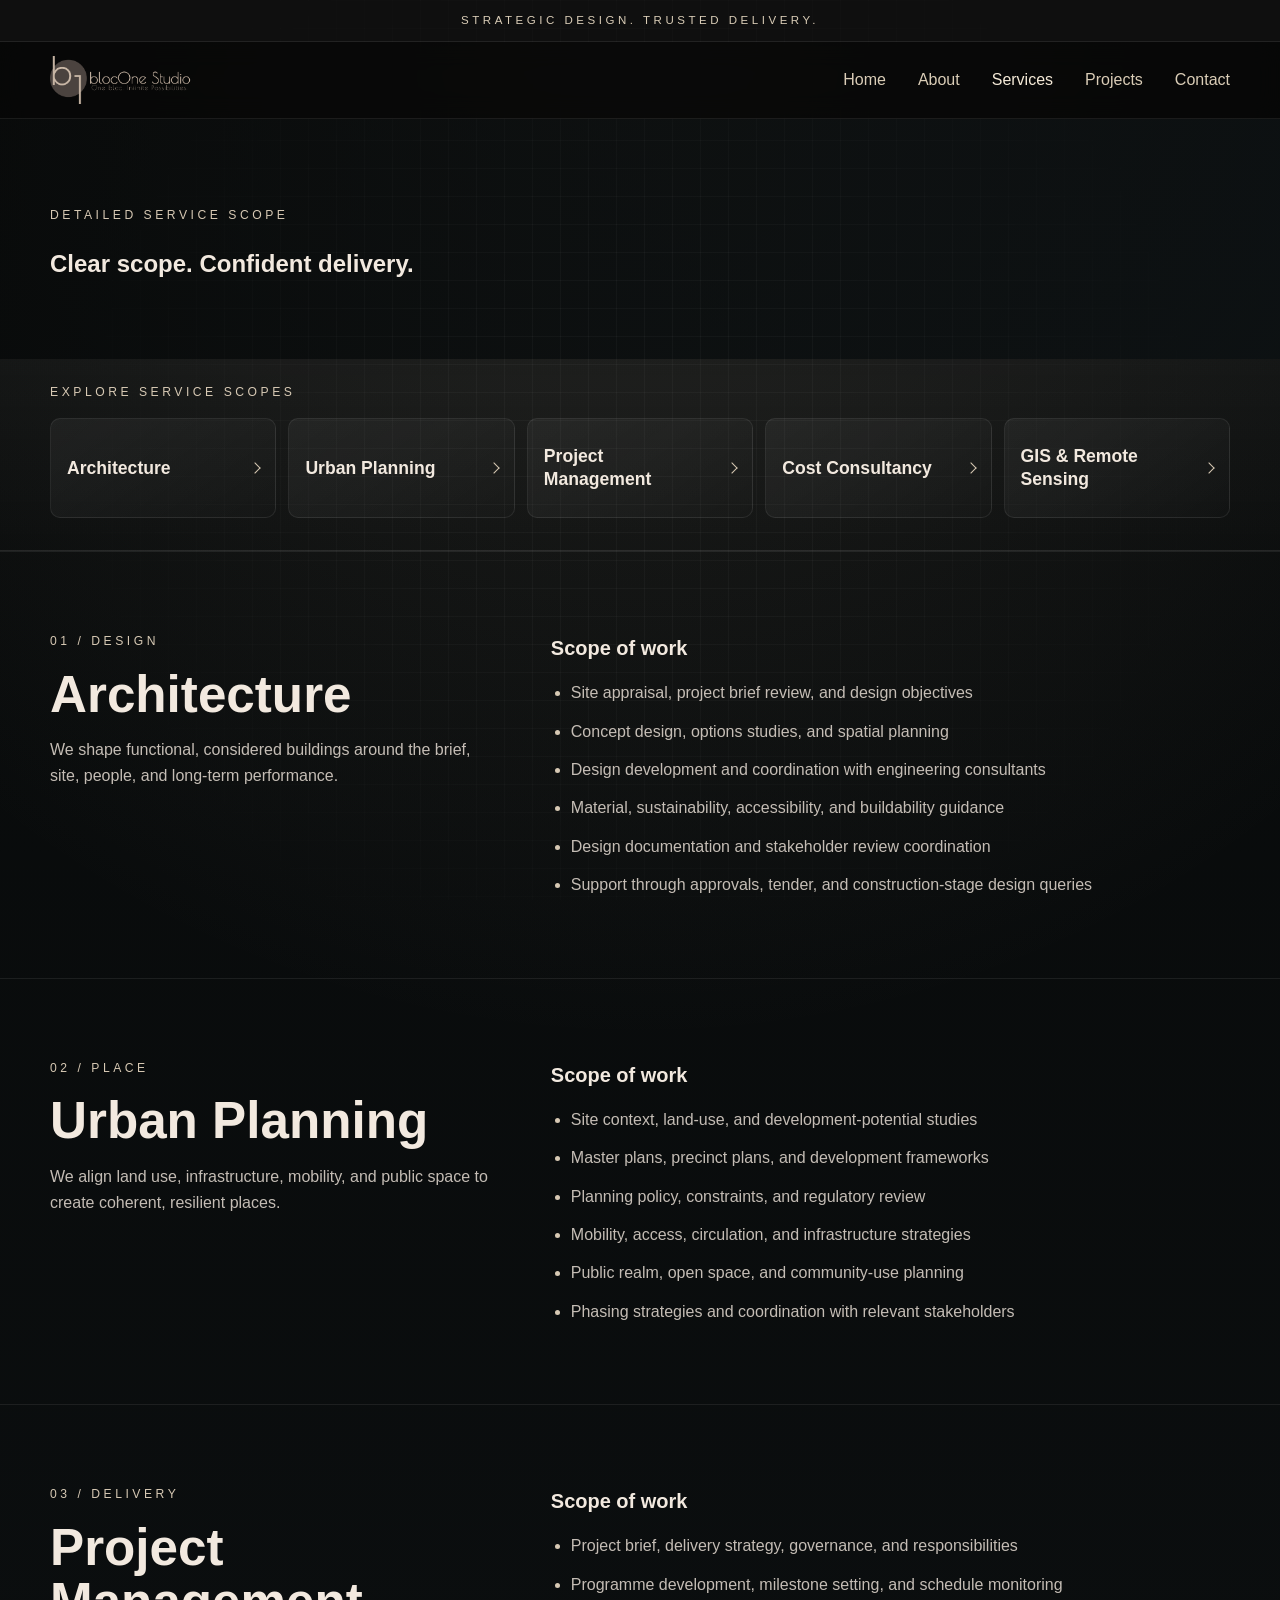
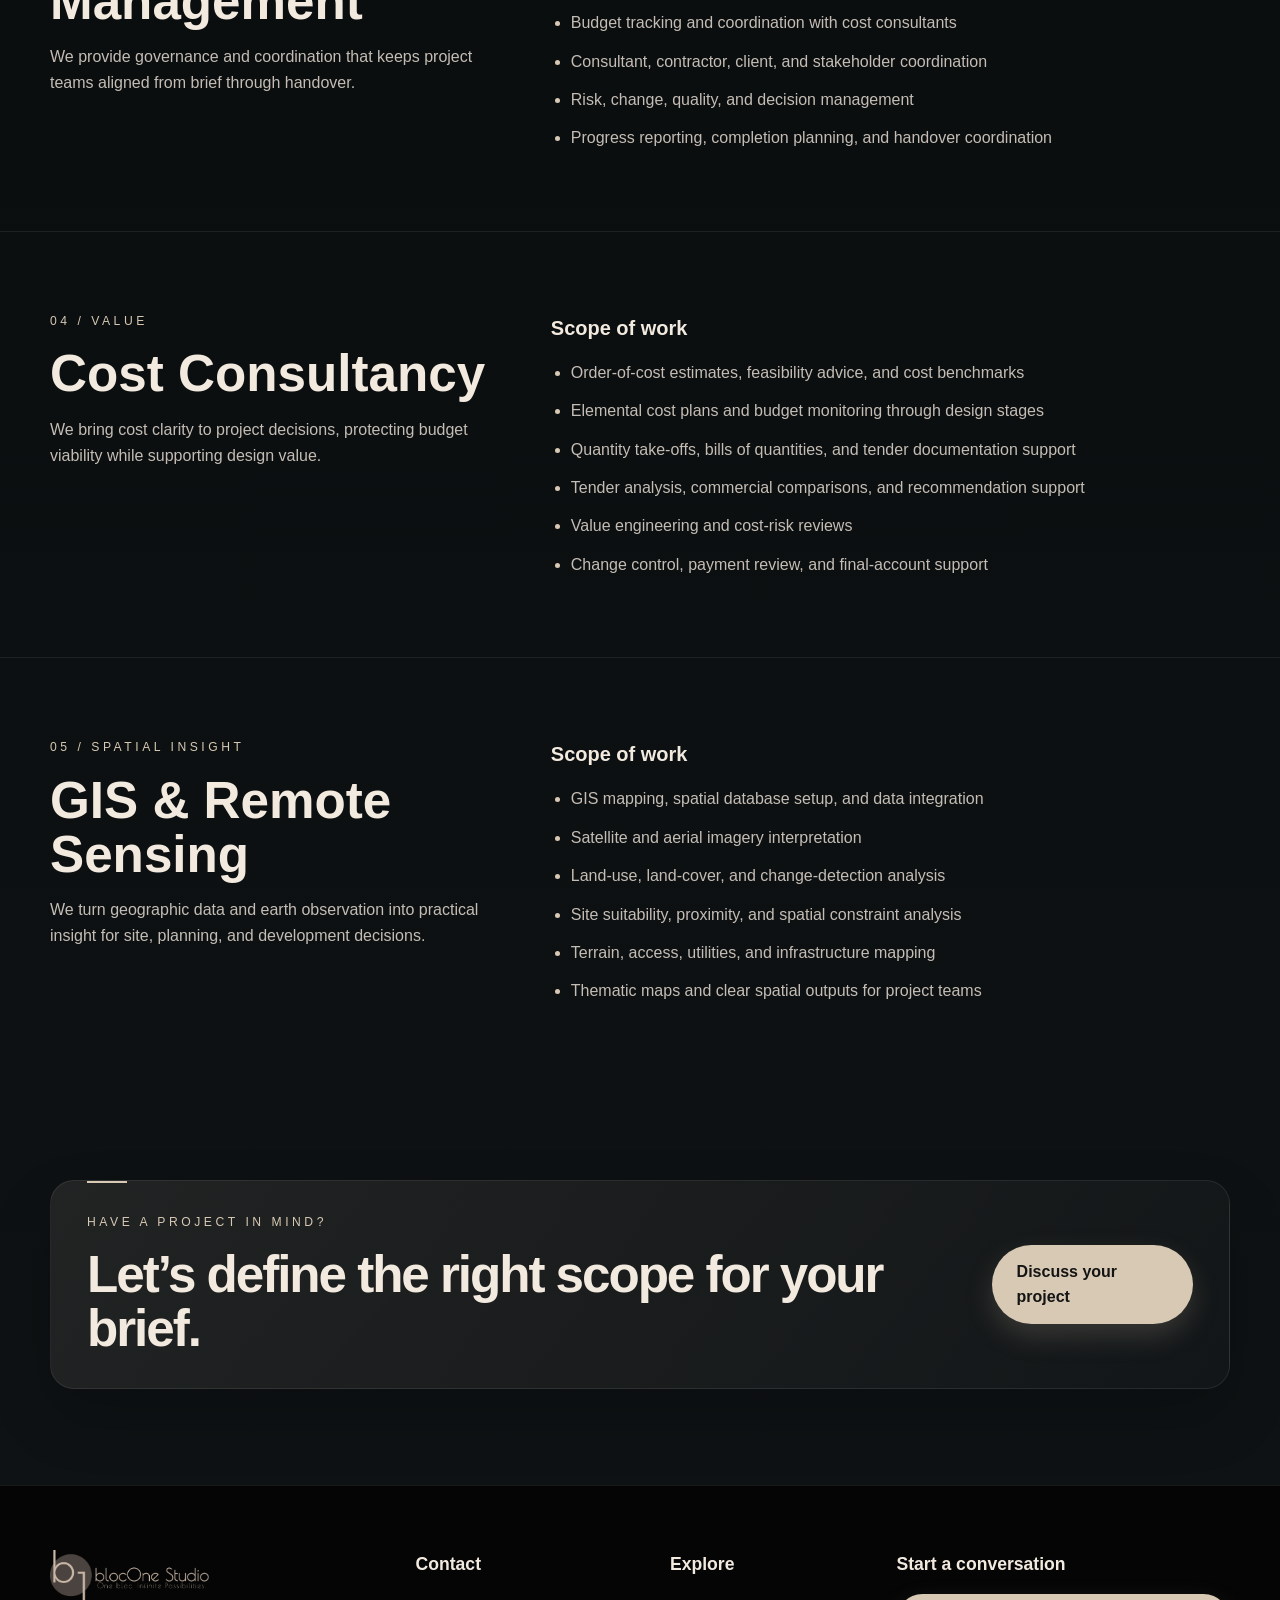
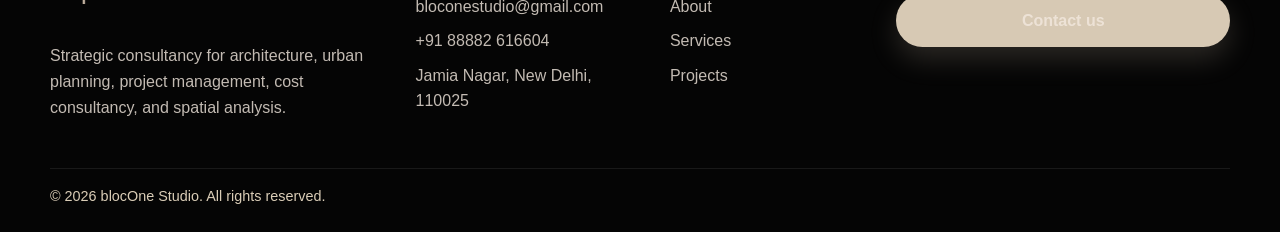
<file: service-scope.html>
<!DOCTYPE html>
<html lang="en">
  <head>
    <meta charset="UTF-8" />
    <meta name="viewport" content="width=device-width, initial-scale=1.0" />
    <meta name="description" content="Detailed scope of work for blocOne Studio services in architecture, urban planning, project management, cost consultancy, GIS, and remote sensing." />
    <meta http-equiv="Content-Security-Policy" content="default-src 'self'; img-src 'self' data: https://images.unsplash.com; style-src 'self' 'unsafe-inline'; script-src 'self'; font-src 'self'; connect-src 'self' https://formsubmit.co; object-src 'none'; base-uri 'self'; form-action 'self' https://formsubmit.co;" />
    <title>Service Scope | blocOne Studio</title>
    <link rel="icon" href="logo_blocOne.png" type="image/png" />
    <link rel="stylesheet" href="styles.css" />
  </head>
  <body class="scope-page">
    <div class="topbar"><span>Strategic Design. Trusted Delivery.</span></div>

    <header class="site-header">
      <nav class="container nav" aria-label="Main navigation">
        <a href="index.html" class="brand" aria-label="blocOne Studio home">
          <img src="logo_blocOne.png" alt="blocOne Studio logo" />
        </a>
        <button class="nav-toggle" aria-label="Toggle menu" aria-expanded="false">
          <span></span><span></span><span></span>
        </button>
        <div class="nav-links">
          <a href="index.html">Home</a>
          <a href="about.html">About</a>
          <a href="services.html" class="active">Services</a>
          <a href="projects.html">Projects</a>
          <a href="contact.html">Contact</a>
        </div>
      </nav>
    </header>

    <main>
      <section class="page-hero services-hero">
        <div class="container">
          <p class="eyebrow">Detailed service scope</p>
          <h1>Clear scope. Confident delivery.</h1>
        </div>
      </section>

      <div class="scope-nav-band">
        <div class="container">
          <div class="scope-index-heading">
            <p class="section-tag">Explore service scopes</p>
          </div>
          <nav class="scope-index" aria-label="Service scope sections">
            <a href="#architecture">Architecture</a>
            <a href="#urban-planning">Urban Planning</a>
            <a href="#project-management">Project Management</a>
            <a href="#cost-consultancy">Cost Consultancy</a>
            <a href="#gis-remote-sensing">GIS &amp; Remote Sensing</a>
          </nav>
        </div>
      </div>

      <section class="scope-section reveal" id="architecture">
        <div class="container scope-layout">
          <div class="scope-intro">
            <p class="section-tag">01 / Design</p>
            <h2>Architecture</h2>
            <p>We shape functional, considered buildings around the brief, site, people, and long-term performance.</p>
          </div>
          <div class="scope-content">
            <h3>Scope of work</h3>
            <ul>
              <li>Site appraisal, project brief review, and design objectives</li>
              <li>Concept design, options studies, and spatial planning</li>
              <li>Design development and coordination with engineering consultants</li>
              <li>Material, sustainability, accessibility, and buildability guidance</li>
              <li>Design documentation and stakeholder review coordination</li>
              <li>Support through approvals, tender, and construction-stage design queries</li>
            </ul>
          </div>
        </div>
      </section>

      <section class="scope-section alt-section reveal" id="urban-planning">
        <div class="container scope-layout">
          <div class="scope-intro">
            <p class="section-tag">02 / Place</p>
            <h2>Urban Planning</h2>
            <p>We align land use, infrastructure, mobility, and public space to create coherent, resilient places.</p>
          </div>
          <div class="scope-content">
            <h3>Scope of work</h3>
            <ul>
              <li>Site context, land-use, and development-potential studies</li>
              <li>Master plans, precinct plans, and development frameworks</li>
              <li>Planning policy, constraints, and regulatory review</li>
              <li>Mobility, access, circulation, and infrastructure strategies</li>
              <li>Public realm, open space, and community-use planning</li>
              <li>Phasing strategies and coordination with relevant stakeholders</li>
            </ul>
          </div>
        </div>
      </section>

      <section class="scope-section reveal" id="project-management">
        <div class="container scope-layout">
          <div class="scope-intro">
            <p class="section-tag">03 / Delivery</p>
            <h2>Project Management</h2>
            <p>We provide governance and coordination that keeps project teams aligned from brief through handover.</p>
          </div>
          <div class="scope-content">
            <h3>Scope of work</h3>
            <ul>
              <li>Project brief, delivery strategy, governance, and responsibilities</li>
              <li>Programme development, milestone setting, and schedule monitoring</li>
              <li>Budget tracking and coordination with cost consultants</li>
              <li>Consultant, contractor, client, and stakeholder coordination</li>
              <li>Risk, change, quality, and decision management</li>
              <li>Progress reporting, completion planning, and handover coordination</li>
            </ul>
          </div>
        </div>
      </section>

      <section class="scope-section alt-section reveal" id="cost-consultancy">
        <div class="container scope-layout">
          <div class="scope-intro">
            <p class="section-tag">04 / Value</p>
            <h2>Cost Consultancy</h2>
            <p>We bring cost clarity to project decisions, protecting budget viability while supporting design value.</p>
          </div>
          <div class="scope-content">
            <h3>Scope of work</h3>
            <ul>
              <li>Order-of-cost estimates, feasibility advice, and cost benchmarks</li>
              <li>Elemental cost plans and budget monitoring through design stages</li>
              <li>Quantity take-offs, bills of quantities, and tender documentation support</li>
              <li>Tender analysis, commercial comparisons, and recommendation support</li>
              <li>Value engineering and cost-risk reviews</li>
              <li>Change control, payment review, and final-account support</li>
            </ul>
          </div>
        </div>
      </section>

      <section class="scope-section reveal" id="gis-remote-sensing">
        <div class="container scope-layout">
          <div class="scope-intro">
            <p class="section-tag">05 / Spatial insight</p>
            <h2>GIS &amp; Remote Sensing</h2>
            <p>We turn geographic data and earth observation into practical insight for site, planning, and development decisions.</p>
          </div>
          <div class="scope-content">
            <h3>Scope of work</h3>
            <ul>
              <li>GIS mapping, spatial database setup, and data integration</li>
              <li>Satellite and aerial imagery interpretation</li>
              <li>Land-use, land-cover, and change-detection analysis</li>
              <li>Site suitability, proximity, and spatial constraint analysis</li>
              <li>Terrain, access, utilities, and infrastructure mapping</li>
              <li>Thematic maps and clear spatial outputs for project teams</li>
            </ul>
          </div>
        </div>
      </section>

      <section class="section">
        <div class="container cta-box">
          <div>
            <p class="section-tag">Have a project in mind?</p>
            <h2>Let’s define the right scope for your brief.</h2>
          </div>
          <a class="btn btn-primary" href="contact.html">Discuss your project</a>
        </div>
      </section>
    </main>

    <footer class="site-footer">
      <div class="container footer-grid">
        <div>
          <a href="index.html" class="brand footer-brand"><img src="logo_blocOne.png" alt="blocOne Studio logo" /></a>
          <p>Strategic consultancy for architecture, urban planning, project management, cost consultancy, and spatial analysis.</p>
        </div>
        <div>
          <h3>Contact</h3>
          <ul>
            <li><a href="mailto:bloconestudio@gmail.com">bloconestudio@gmail.com</a></li>
            <li><a href="tel:+918882616604">+91 88882 616604</a></li>
            <li>Jamia Nagar, New Delhi, 110025</li>
          </ul>
        </div>
        <div>
          <h3>Explore</h3>
          <ul>
            <li><a href="about.html">About</a></li>
            <li><a href="services.html">Services</a></li>
            <li><a href="projects.html">Projects</a></li>
          </ul>
        </div>
        <div>
          <h3>Start a conversation</h3>
          <a class="btn btn-primary btn-block" href="contact.html">Contact us</a>
        </div>
      </div>
      <div class="container footer-bottom"><span>&copy; <span id="year"></span> blocOne Studio. All rights reserved.</span></div>
    </footer>

    <script src="script.js"></script>
  </body>
</html>
</file>
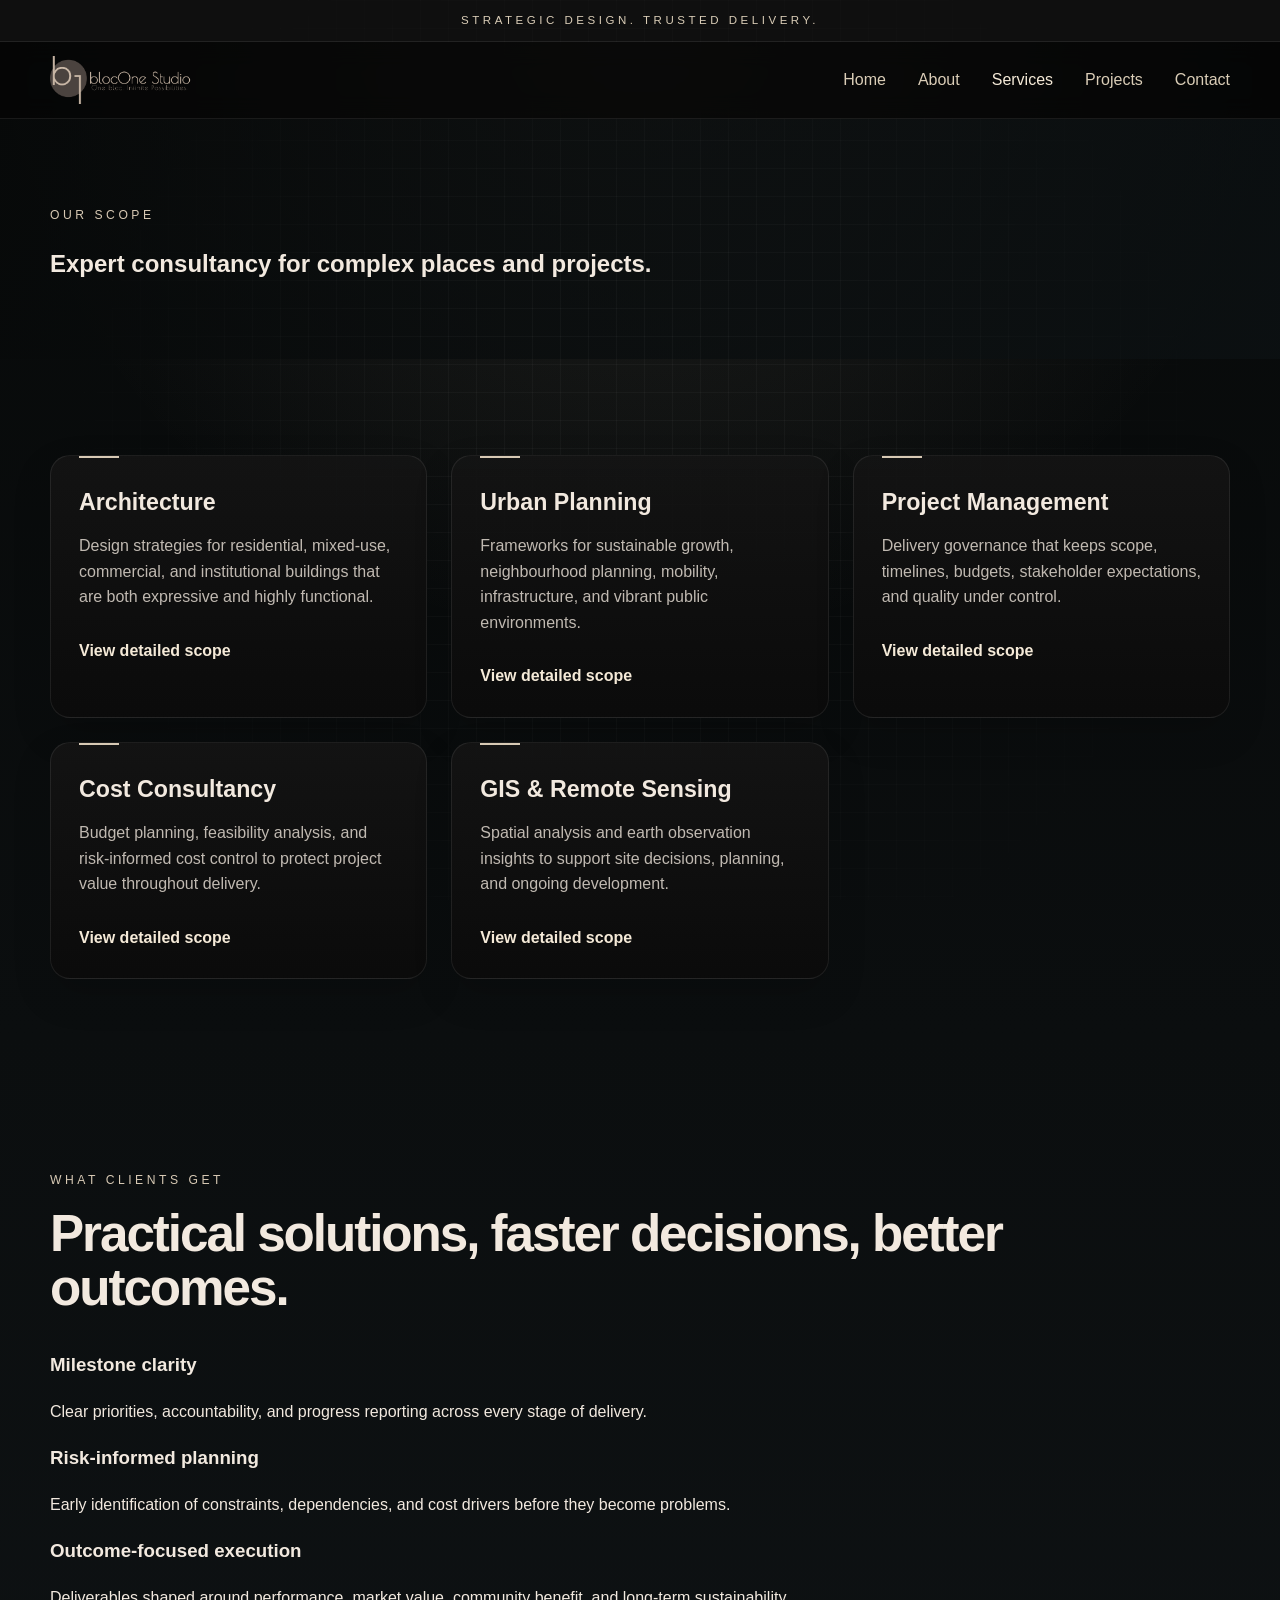
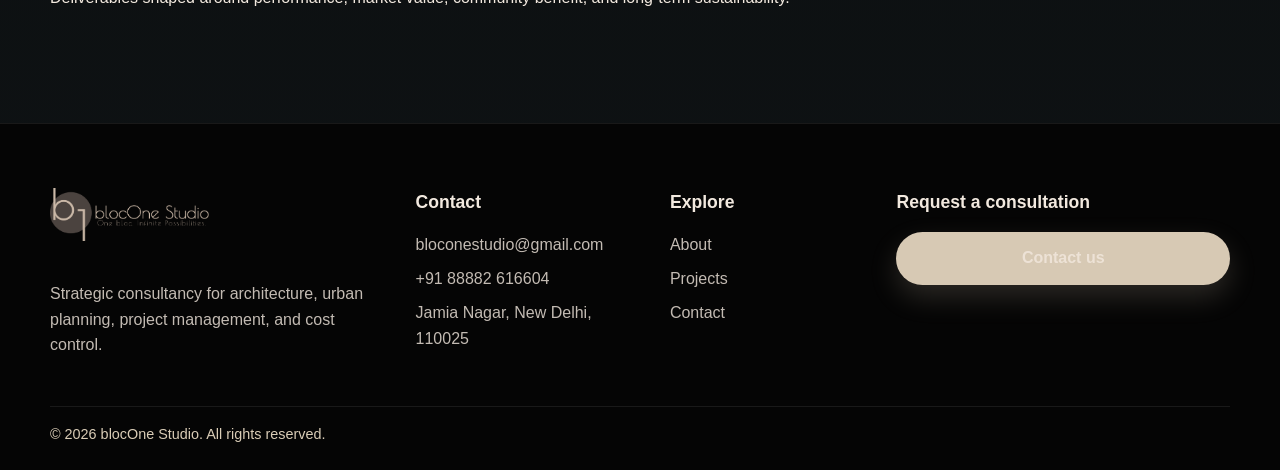
<file: services.html>
<!DOCTYPE html>
<html lang="en">
  <head>
    <meta charset="UTF-8" />
    <meta name="viewport" content="width=device-width, initial-scale=1.0" />
    <meta name="description" content="Explore blocOne Studio services in architecture, urban planning, project management, cost consultancy, GIS, and remote sensing." />
    <meta http-equiv="Content-Security-Policy" content="default-src 'self'; img-src 'self' data: https://images.unsplash.com; style-src 'self' 'unsafe-inline'; script-src 'self'; font-src 'self'; connect-src 'self' https://formsubmit.co; object-src 'none'; base-uri 'self'; form-action 'self' https://formsubmit.co;" />
    <title>Services | blocOne Studio</title>
    <link rel="icon" href="logo_blocOne.png" type="image/png" />
    <link rel="stylesheet" href="styles.css" />
  </head>
  <body>
    <div class="topbar"><span>Strategic Design. Trusted Delivery.</span></div>

    <header class="site-header">
      <nav class="container nav">
        <a href="index.html" class="brand" aria-label="blocOne Studio home">
          <img src="logo_blocOne.png" alt="blocOne Studio logo" />
        </a>
        <button class="nav-toggle" aria-label="Toggle menu" aria-expanded="false">
          <span></span><span></span><span></span>
        </button>
        <div class="nav-links">
          <a href="index.html">Home</a>
          <a href="about.html">About</a>
          <a href="services.html" class="active">Services</a>
          <a href="projects.html">Projects</a>
          <a href="contact.html">Contact</a>
        </div>
      </nav>
    </header>

    <main>
      <section class="page-hero services-hero">
        <div class="container">
          <p class="eyebrow">Our scope</p>
          <h1>Expert consultancy for complex places and projects.</h1>
        </div>
      </section>

      <section class="section">
        <div class="container">
          <div class="services-grid extended-grid">
            <article class="service-card reveal" id="architecture">
              <h3>Architecture</h3>
              <p>Design strategies for residential, mixed-use, commercial, and institutional buildings that are both expressive and highly functional.</p>
              <a class="text-link scope-link" href="service-scope.html#architecture">View detailed scope</a>
            </article>
            <article class="service-card reveal" id="urban-planning">
              <h3>Urban Planning</h3>
              <p>Frameworks for sustainable growth, neighbourhood planning, mobility, infrastructure, and vibrant public environments.</p>
              <a class="text-link scope-link" href="service-scope.html#urban-planning">View detailed scope</a>
            </article>
            <article class="service-card reveal" id="project-management">
              <h3>Project Management</h3>
              <p>Delivery governance that keeps scope, timelines, budgets, stakeholder expectations, and quality under control.</p>
              <a class="text-link scope-link" href="service-scope.html#project-management">View detailed scope</a>
            </article>
            <article class="service-card reveal" id="cost-consultancy">
              <h3>Cost Consultancy</h3>
              <p>Budget planning, feasibility analysis, and risk-informed cost control to protect project value throughout delivery.</p>
              <a class="text-link scope-link" href="service-scope.html#cost-consultancy">View detailed scope</a>
            </article>
            <article class="service-card reveal" id="gis-remote-sensing">
              <h3>GIS &amp; Remote Sensing</h3>
              <p>Spatial analysis and earth observation insights to support site decisions, planning, and ongoing development.</p>
              <a class="text-link scope-link" href="service-scope.html#gis-remote-sensing">View detailed scope</a>
            </article>
          </div>
        </div>
      </section>

      <section class="section alt-section">
        <div class="container">
          <div class="section-heading">
            <p class="section-tag">What clients get</p>
            <h2>Practical solutions, faster decisions, better outcomes.</h2>
          </div>
          <div class="values-grid">
            <article class="info-card reveal">
              <h3>Milestone clarity</h3>
              <p>Clear priorities, accountability, and progress reporting across every stage of delivery.</p>
            </article>
            <article class="info-card reveal">
              <h3>Risk-informed planning</h3>
              <p>Early identification of constraints, dependencies, and cost drivers before they become problems.</p>
            </article>
            <article class="info-card reveal">
              <h3>Outcome-focused execution</h3>
              <p>Deliverables shaped around performance, market value, community benefit, and long-term sustainability.</p>
            </article>
          </div>
        </div>
      </section>
    </main>

    <footer class="site-footer">
      <div class="container footer-grid">
        <div>
          <a href="index.html" class="brand footer-brand"><img src="logo_blocOne.png" alt="blocOne Studio logo" /></a>
          <p>Strategic consultancy for architecture, urban planning, project management, and cost control.</p>
        </div>
        <div>
          <h3>Contact</h3>
          <ul>
            <li><a href="mailto:bloconestudio@gmail.com">bloconestudio@gmail.com</a></li>
            <li><a href="tel:+918882616604">+91 88882 616604</a></li>
            <li>Jamia Nagar, New Delhi, 110025</li>
          </ul>
        </div>
        <div>
          <h3>Explore</h3>
          <ul>
            <li><a href="about.html">About</a></li>
            <li><a href="projects.html">Projects</a></li>
            <li><a href="contact.html">Contact</a></li>
          </ul>
        </div>
        <div>
          <h3>Request a consultation</h3>
          <a class="btn btn-primary btn-block" href="contact.html">Contact us</a>
        </div>
      </div>
      <div class="container footer-bottom"><span>© <span id="year"></span> blocOne Studio. All rights reserved.</span></div>
    </footer>

    <script src="script.js"></script>
  </body>
</html>
</file>
<file: styles.css>
:root {
  --bg: #050505;
  --bg-soft: #111111;
  --panel: #1a1a1a;
  --panel-alt: #d7c9b4;
  --text: #f2e9df;
  --muted: #dacdb7;
  --accent: #d7c9b4;
  --accent-strong: #f5ead8;
  --line: rgba(255, 255, 255, 0.08);
  --shadow: rgba(0, 0, 0, 0.28);
  --success: #b8d8b1;
  --danger: #f0b3a8;
  --max-width: 1180px;
}

* {
  box-sizing: border-box;
}

html {
  scroll-behavior: smooth;
}

body {
  margin: 0;
  font-family: "Segoe UI", Tahoma, Geneva, Verdana, sans-serif;
  background:
    radial-gradient(circle at top, rgba(215, 201, 180, 0.12), transparent 30%),
    linear-gradient(180deg, #070909 0%, #0f1315 100%);
  color: var(--text);
  line-height: 1.6;
  overflow-x: hidden;
}

body::before {
  content: "";
  position: fixed;
  inset: 0;
  background-image:
    linear-gradient(rgba(255,255,255,0.03) 1px, transparent 1px),
    linear-gradient(90deg, rgba(255,255,255,0.03) 1px, transparent 1px);
  background-size: 28px 28px;
  mask-image: radial-gradient(circle at center, black 25%, transparent 80%);
  pointer-events: none;
  z-index: 0;
}

a {
  color: inherit;
  text-decoration: none;
}

img {
  max-width: 100%;
  display: block;
}

button,
input,
textarea {
  font: inherit;
}

.container {
  width: min(var(--max-width), calc(100% - 2rem));
  margin: 0 auto;
}

.topbar {
  background: #0f0f0f;
  border-bottom: 1px solid var(--line);
  color: var(--muted);
  font-size: 0.72rem;
  letter-spacing: 0.22rem;
  text-transform: uppercase;
  padding: 0.7rem 0;
  text-align: center;
}

.site-header {
  position: sticky;
  top: 0;
  z-index: 20;
  background: rgba(5, 5, 5, 0.82);
  backdrop-filter: blur(12px);
  border-bottom: 1px solid var(--line);
}

.nav {
  display: flex;
  align-items: center;
  justify-content: space-between;
  min-height: 76px;
  gap: 1rem;
}

.brand {
  display: inline-flex;
  align-items: center;
  justify-content: center;
}

.brand img {
  width: 150px;
  height: auto;
}

.nav-links {
  display: flex;
  align-items: center;
  gap: 2rem;
  color: var(--muted);
}

.nav-links a {
  position: relative;
  transition: color 0.25s ease;
}

.nav-links a::after {
  content: "";
  position: absolute;
  left: 0;
  bottom: -0.4rem;
  width: 100%;
  height: 1px;
  background: var(--accent);
  transform: scaleX(0);
  transform-origin: left;
  transition: transform 0.25s ease;
}

.nav-links a:hover::after,
.nav-links a:focus-visible::after {
  transform: scaleX(1);
}

.nav-links a:hover,
.nav-links a:focus-visible {
  color: var(--accent-strong);
}

.nav-toggle {
  display: none;
  background: transparent;
  border: 1px solid var(--line);
  border-radius: 8px;
  width: 46px;
  height: 46px;
  padding: 0.65rem;
  cursor: pointer;
}

.nav-toggle span {
  display: block;
  width: 100%;
  height: 2px;
  background: var(--text);
  margin: 5px 0;
  border-radius: 999px;
}

.hero {
  position: relative;
  overflow: hidden;
  padding: 4rem 0 2.5rem;
  background:
    radial-gradient(circle at 25% 20%, rgba(215, 201, 180, 0.12), transparent 30%),
    linear-gradient(135deg, rgba(8,10,11,0.94), rgba(16,20,22,0.96));
}

.hero::after {
  content: "";
  position: absolute;
  width: 520px;
  height: 520px;
  right: -10%;
  top: 10%;
  border-radius: 50%;
  background: radial-gradient(circle, rgba(215, 201, 180, 0.18), transparent 60%);
  filter: blur(22px);
  animation: pulseGlow 9s ease-in-out infinite alternate;
}

.hero-grid {
  display: grid;
  grid-template-columns: 1.4fr 0.9fr;
  align-items: center;
  gap: 2rem;
}

.eyebrow,
.section-tag {
  margin: 0 0 1rem;
  color: var(--accent);
  font-size: 0.76rem;
  letter-spacing: 0.22rem;
  text-transform: uppercase;
}

.hero h1 {
  margin: 0;
  font-size: clamp(3.5rem, 7vw, 8rem);
  line-height: 0.9;
  font-weight: 300;
  letter-spacing: -0.07em;
}

.brand-word,
.studio-word {
  display: block;
}

.studio-word {
  color: var(--accent);
}

.tagline {
  margin: 1rem 0 0;
  font-size: clamp(1.8rem, 3vw, 3rem);
  font-weight: 300;
  color: var(--muted);
  font-style: italic;
}

.lead {
  max-width: 620px;
  color: rgba(242, 233, 223, 0.8);
  font-size: 1.08rem;
  margin: 1.25rem 0 0;
}

.hero-actions {
  display: flex;
  flex-wrap: wrap;
  gap: 1rem;
  margin-top: 2rem;
}

.hero-copy,
.hero-panel,
.service-card,
.process-item,
.project-card,
.cta-box,
.contact-card,
.info-card {
  position: relative;
  z-index: 1;
}

.btn {
  display: inline-flex;
  align-items: center;
  justify-content: center;
  min-height: 48px;
  padding: 0.8rem 1.5rem;
  border-radius: 999px;
  border: 1px solid transparent;
  font-weight: 600;
  transition: transform 0.2s ease, box-shadow 0.2s ease;
}

.btn:hover,
.btn:focus-visible {
  transform: translateY(-1px) scale(1.01);
  box-shadow: 0 18px 35px rgba(215, 201, 180, 0.18);
}

.btn-primary {
  background: var(--accent);
  color: #141414;
  box-shadow: 0 12px 28px rgba(215, 201, 180, 0.18);
}

.btn-secondary {
  border-color: rgba(255, 255, 255, 0.14);
  background: rgba(255, 255, 255, 0.02);
  color: var(--text);
}

.btn-block {
  width: 100%;
}

.hero-metrics {
  list-style: none;
  padding: 0;
  margin: 2rem 0 0;
  display: grid;
  grid-template-columns: repeat(3, minmax(120px, 1fr));
  gap: 1rem;
}

.hero-metrics li {
  padding-top: 1rem;
  border-top: 1px solid var(--line);
}

.hero-metrics strong {
  display: block;
  font-size: clamp(1.3rem, 2vw, 2rem);
  margin-bottom: 0.25rem;
}

.hero-metrics span {
  color: var(--muted);
  font-size: 0.82rem;
}

.hero-panel {
  display: flex;
  justify-content: center;
}

.panel-card {
  position: relative;
  width: min(100%, 440px);
  background: linear-gradient(180deg, rgba(29,29,29,0.98), rgba(17,17,17,0.98));
  border: 1px solid var(--line);
  border-radius: 28px;
  padding: 2rem;
  box-shadow: 0 28px 70px var(--shadow);
}

.panel-card::before {
  content: "";
  position: absolute;
  top: 0;
  left: 2rem;
  width: 2.5rem;
  height: 2px;
  background: var(--accent);
  transition: width 0.35s ease;
  pointer-events: none;
}

.panel-card:hover::before {
  width: 25%;
}

.panel-label {
  text-transform: uppercase;
  letter-spacing: 0.18rem;
  color: var(--accent);
  font-size: 0.68rem;
}

.panel-card h3 {
  margin: 0.5rem 0;
  font-size: 2rem;
}

.panel-card p {
  margin: 0;
  color: rgba(242, 233, 223, 0.8);
}

.panel-stats {
  margin-top: 1.5rem;
  display: grid;
  grid-template-columns: repeat(2, minmax(0, 1fr));
  gap: 1rem;
  padding-top: 1rem;
  border-top: 1px solid var(--line);
}

.panel-stats strong {
  display: block;
  margin-bottom: 0.2rem;
  font-size: 1.25rem;
}

.panel-stats span {
  color: var(--muted);
  font-size: 0.82rem;
}

.trust-strip {
  border-top: 1px solid var(--line);
  border-bottom: 1px solid var(--line);
  background: rgba(255, 255, 255, 0.01);
}

.trust-grid {
  display: grid;
  grid-template-columns: repeat(4, minmax(0, 1fr));
  gap: 1rem;
  text-align: center;
  padding: 1rem 0;
  color: var(--muted);
  font-weight: 600;
  letter-spacing: 0.08rem;
  text-transform: uppercase;
}

.section {
  padding: 6rem 0;
}

.two-column {
  display: grid;
  grid-template-columns: 0.9fr 1.1fr;
  gap: 2rem;
  align-items: start;
}

.about-section h2,
.section-heading h2,
.cta-box h2 {
  margin: 0;
  font-size: clamp(2.3rem, 4vw, 4rem);
  line-height: 1.05;
  letter-spacing: -0.04em;
}

.two-column p {
  margin: 0 0 1rem;
  color: rgba(242, 233, 223, 0.8);
  font-size: 1.03rem;
}

.services-section {
  background: rgba(255, 255, 255, 0.01);
}

.section-heading {
  margin-bottom: 2.25rem;
}

.services-grid {
  display: grid;
  grid-template-columns: repeat(3, minmax(0, 1fr));
  gap: 1.5rem;
}

.extended-grid {
  grid-template-columns: repeat(3, minmax(0, 1fr));
}

.service-card {
  position: relative;
  display: flex;
  flex-direction: column;
  overflow: hidden;
  background: linear-gradient(180deg, rgba(20,20,20,0.94), rgba(11,11,11,0.98));
  border: 1px solid var(--line);
  border-radius: 20px;
  padding: 1.75rem;
  box-shadow: 0 16px 38px rgba(0,0,0,0.15);
  transition: border-color 0.3s ease, box-shadow 0.3s ease;
}

.service-card::before {
  content: "";
  position: absolute;
  top: 0;
  left: 1.75rem;
  width: 2.5rem;
  height: 2px;
  background: var(--accent);
  transition: width 0.35s ease;
}

.service-card:hover {
  border-color: rgba(215, 201, 180, 0.45);
  box-shadow: 0 22px 48px rgba(0,0,0,0.24);
}

.service-card:hover::before {
  width: 25%;
}

.service-card:focus-within::before {
  width: 25%;
}

.service-card h3 {
  margin: 0 0 0.75rem;
  font-size: 1.45rem;
}

.service-card p {
  margin: 0;
  color: rgba(242, 233, 223, 0.78);
}

.scope-link {
  margin-top: auto;
  padding-top: 1.25rem;
}

.scope-nav-band {
  padding: 1.5rem 0 2rem;
  border-bottom: 1px solid var(--line);
  background: linear-gradient(180deg, rgba(255,255,255,0.025), rgba(255,255,255,0));
}

.scope-index-heading {
  display: flex;
  align-items: center;
  justify-content: flex-start;
  gap: 1rem;
  margin-bottom: 1rem;
}

.scope-index-heading .section-tag {
  margin: 0;
}

.scope-index {
  display: grid;
  grid-template-columns: repeat(5, minmax(0, 1fr));
  gap: 0.75rem;
}

.scope-index a {
  position: relative;
  display: flex;
  align-items: center;
  min-height: 100px;
  padding: 1rem;
  padding-right: 2.5rem;
  overflow: hidden;
  border: 1px solid var(--line);
  border-radius: 10px;
  background: linear-gradient(145deg, rgba(255,255,255,0.055), rgba(255,255,255,0.012));
  color: var(--text);
  font-weight: 600;
  font-size: 1.1rem;
  line-height: 1.3;
  transition: transform 0.25s ease, border-color 0.25s ease, background-color 0.25s ease;
  animation: scopeTileIn 0.65s cubic-bezier(0.2, 0.7, 0.2, 1) both;
}

.scope-index a:nth-child(2) { animation-delay: 80ms; }
.scope-index a:nth-child(3) { animation-delay: 160ms; }
.scope-index a:nth-child(4) { animation-delay: 240ms; }
.scope-index a:nth-child(5) { animation-delay: 320ms; }

.scope-page .page-hero .container {
  animation: scopeHeroIn 0.85s cubic-bezier(0.2, 0.7, 0.2, 1) both;
}

.scope-index a::after {
  content: "";
  position: absolute;
  right: 1rem;
  top: 50%;
  width: 7px;
  height: 7px;
  border-top: 1px solid var(--accent);
  border-right: 1px solid var(--accent);
  transform: translateY(-50%) rotate(45deg);
  transition: transform 0.25s ease;
}

.scope-index a:hover {
  transform: translateY(-3px);
  border-color: rgba(215, 201, 180, 0.55);
  background: linear-gradient(145deg, rgba(215,201,180,0.12), rgba(255,255,255,0.02));
}

.scope-index a:hover::after {
  transform: translate(3px, -50%) rotate(45deg);
}

.scope-index a:focus-visible {
  outline: 2px solid var(--accent);
  outline-offset: 3px;
}

.scope-section {
  padding: 5rem 0;
  border-top: 1px solid var(--line);
  scroll-margin-top: 100px;
}

.scope-layout {
  display: grid;
  grid-template-columns: minmax(0, 0.8fr) minmax(0, 1.2fr);
  gap: 3rem;
  align-items: start;
}

.scope-intro h2 {
  margin: 0 0 1rem;
  font-size: clamp(2.2rem, 4vw, 3.5rem);
  line-height: 1.05;
}

.scope-intro p:last-child,
.scope-content li {
  color: rgba(242, 233, 223, 0.8);
}

.scope-content h3 {
  margin: 0 0 1rem;
  font-size: 1.25rem;
}

.scope-content ul {
  display: grid;
  gap: 0.8rem;
  margin: 0;
  padding-left: 1.25rem;
}

.scope-content li::marker {
  color: var(--accent);
}

.scope-section.reveal {
  transition: opacity 0.75s ease, transform 0.75s cubic-bezier(0.2, 0.7, 0.2, 1);
}

.scope-section.reveal.visible .scope-content li {
  animation: scopeListIn 0.45s ease both;
}

.scope-section.reveal.visible .scope-content li:nth-child(2) { animation-delay: 50ms; }
.scope-section.reveal.visible .scope-content li:nth-child(3) { animation-delay: 100ms; }
.scope-section.reveal.visible .scope-content li:nth-child(4) { animation-delay: 150ms; }
.scope-section.reveal.visible .scope-content li:nth-child(5) { animation-delay: 200ms; }
.scope-section.reveal.visible .scope-content li:nth-child(6) { animation-delay: 250ms; }

@keyframes scopeHeroIn {
  from { opacity: 0; transform: translateY(20px); }
  to { opacity: 1; transform: translateY(0); }
}

@keyframes scopeTileIn {
  from { opacity: 0; transform: translateY(16px); }
  to { opacity: 1; transform: translateY(0); }
}

@keyframes scopeListIn {
  from { opacity: 0; transform: translateX(10px); }
  to { opacity: 1; transform: translateX(0); }
}

.process-grid {
  display: grid;
  grid-template-columns: repeat(3, minmax(0, 1fr));
  gap: 1.5rem;
}

.process-item {
  position: relative;
  background: rgba(255, 255, 255, 0.01);
  border: 1px solid var(--line);
  border-radius: 20px;
  padding: 1.75rem;
}

.process-item::before {
  content: "";
  position: absolute;
  top: 0;
  left: 1.75rem;
  width: 2.5rem;
  height: 2px;
  background: var(--accent);
  transition: width 0.35s ease;
  pointer-events: none;
}

.process-item:hover::before {
  width: 25%;
}

.process-item span {
  display: inline-block;
  font-size: 0.8rem;
  color: var(--accent);
  letter-spacing: 0.15rem;
  margin-bottom: 1rem;
}

.process-item h3 {
  margin: 0 0 0.75rem;
  font-size: 1.5rem;
}

.process-item p {
  margin: 0;
  color: rgba(242, 233, 223, 0.76);
}

.projects-section {
  background: rgba(255, 255, 255, 0.01);
}

.home-project-grid {
  display: grid;
  grid-template-columns: repeat(4, minmax(0, 1fr));
  gap: 1rem;
  align-items: stretch;
}

.home-project-card {
  position: relative;
  display: flex;
  min-width: 0;
  flex-direction: column;
  overflow: hidden;
  border: 1px solid var(--line);
  border-radius: 10px;
  background: var(--panel);
  transition: transform 0.3s ease, border-color 0.3s ease, box-shadow 0.3s ease;
}

.home-project-card:not(.home-project-more)::before {
  content: "";
  position: absolute;
  z-index: 1;
  top: 0;
  left: 1rem;
  width: 2.5rem;
  height: 2px;
  background: var(--accent);
  transition: width 0.35s ease;
  pointer-events: none;
}

.home-project-card:not(.home-project-more):hover::before,
.home-project-card:not(.home-project-more):focus-visible::before {
  width: 25%;
}

.home-project-card:hover {
  transform: translateY(-4px);
  border-color: rgba(215, 201, 180, 0.5);
  box-shadow: 0 18px 36px rgba(0, 0, 0, 0.26);
}

.home-project-card:focus-visible {
  outline: 2px solid var(--accent);
  outline-offset: 3px;
}

.home-project-card > img {
  display: block;
  width: 100%;
  aspect-ratio: 4 / 3;
  object-fit: cover;
  transition: transform 0.65s cubic-bezier(0.2, 0.7, 0.2, 1);
}

.home-project-card:hover > img {
  transform: scale(1.04);
}

.home-project-copy {
  display: flex;
  flex: 1;
  flex-direction: column;
  align-items: flex-start;
  padding: 1.1rem;
}

.home-project-copy h3,
.home-project-more h3 {
  margin: 0.6rem 0;
  font-size: 1.25rem;
  line-height: 1.2;
}

.home-project-copy p,
.home-project-more p {
  margin: 0;
  color: rgba(242, 233, 223, 0.78);
}

.home-project-card .project-type-action {
  padding-top: 1rem;
}

.home-project-more {
  position: relative;
  justify-content: center;
  padding: 1.4rem;
  background: linear-gradient(145deg, rgba(255,255,255,0.055), rgba(255,255,255,0.012));
}

.home-project-more::before {
  content: "";
  position: absolute;
  top: 0;
  left: 1.4rem;
  width: 2.5rem;
  height: 2px;
  background: var(--accent);
  transition: width 0.35s ease;
}

.home-project-more:hover::before {
  width: 25%;
}

.home-project-more:focus-visible::before {
  width: 25%;
}

.project-feature-section {
  padding: 3rem 0 0;
}

.project-feature {
  margin: 0;
  overflow: hidden;
  border: 1px solid var(--line);
  border-radius: 12px;
  background: var(--panel);
}

.project-feature img {
  width: 100%;
  height: auto;
  display: block;
}

.project-feature figcaption {
  display: flex;
  justify-content: space-between;
  gap: 1rem;
  padding: 0.85rem 1rem;
  color: var(--muted);
  font-size: 0.78rem;
  letter-spacing: 0.08rem;
  text-transform: uppercase;
}

.project-intro {
  display: grid;
  grid-template-columns: 1fr 0.8fr;
  align-items: end;
  gap: 2rem;
  padding: 4rem 0;
}

.project-intro h2 {
  max-width: 660px;
  margin: 0;
  font-size: clamp(2rem, 4vw, 3.5rem);
  line-height: 1.05;
}

.project-intro > p {
  max-width: 520px;
  margin: 0;
  color: rgba(242, 233, 223, 0.8);
}

.project-gallery-section {
  background: rgba(255, 255, 255, 0.015);
}

.project-type-grid {
  display: grid;
  grid-template-columns: repeat(2, minmax(0, 1fr));
  gap: 1rem;
}

.project-type-card {
  position: relative;
  display: flex;
  min-height: 230px;
  flex-direction: column;
  align-items: flex-start;
  padding: 1.75rem;
  overflow: hidden;
  border: 1px solid var(--line);
  border-radius: 10px;
  background: linear-gradient(145deg, rgba(255,255,255,0.055), rgba(255,255,255,0.012));
  transition: transform 0.3s ease, border-color 0.3s ease, background 0.3s ease;
}

.project-type-card::before {
  content: "";
  width: 2.5rem;
  height: 2px;
  margin-bottom: 1.5rem;
  background: var(--accent);
  transition: width 0.3s ease;
}

.project-type-card:hover {
  transform: translateY(-4px);
  border-color: rgba(215, 201, 180, 0.5);
  background: linear-gradient(145deg, rgba(215,201,180,0.1), rgba(255,255,255,0.02));
}

.project-type-card:hover::before {
  width: 25%;
}

.project-type-card:focus-visible,
.category-project-card:focus-visible {
  outline: 2px solid var(--accent);
  outline-offset: 3px;
}

.project-type-label {
  color: var(--accent);
  font-size: 0.72rem;
  letter-spacing: 0.12rem;
  text-transform: uppercase;
}

.project-type-card h3,
.category-project-card h3 {
  margin: 0.6rem 0;
  font-size: 1.6rem;
  line-height: 1.2;
}

.project-type-card p,
.category-project-card p {
  margin: 0;
  color: rgba(242, 233, 223, 0.78);
}

.project-type-action {
  margin-top: auto;
  padding-top: 1.25rem;
  color: var(--accent-strong);
  font-weight: 600;
}

.project-type-action::after {
  content: "  ->";
  color: var(--accent);
  transition: padding-left 0.2s ease;
}

.project-type-card:hover .project-type-action::after,
.category-project-card:hover .project-type-action::after {
  padding-left: 0.35rem;
}

.project-back-link {
  display: inline-block;
  margin-bottom: 1.75rem;
  color: var(--accent-strong);
  font-weight: 600;
}

.project-back-link:hover {
  color: var(--accent);
}

.category-heading {
  margin-bottom: 1.75rem;
}

.category-project-grid {
  display: grid;
  grid-template-columns: repeat(3, minmax(0, 1fr));
  gap: 1.25rem;
}

.category-project-card {
  display: flex;
  flex-direction: column;
  overflow: hidden;
  border: 1px solid var(--line);
  border-radius: 10px;
  background: var(--panel);
  transition: transform 0.3s ease, border-color 0.3s ease, box-shadow 0.3s ease;
}

.category-project-card:nth-child(3n + 2) {
  transition-delay: 80ms;
}

.category-project-card:nth-child(3n) {
  transition-delay: 160ms;
}

.category-project-card:hover {
  transform: translateY(-4px);
  border-color: rgba(215, 201, 180, 0.5);
  box-shadow: 0 18px 36px rgba(0, 0, 0, 0.26);
}

.category-project-card > img {
  display: block;
  width: 100%;
  aspect-ratio: 16 / 10;
  object-fit: cover;
  transition: transform 0.65s cubic-bezier(0.2, 0.7, 0.2, 1);
}

.category-project-card:hover > img {
  transform: scale(1.04);
}

.project-page .page-hero .container {
  animation: scopeHeroIn 0.85s cubic-bezier(0.2, 0.7, 0.2, 1) both;
}

.category-project-copy {
  display: flex;
  flex: 1;
  flex-direction: column;
  align-items: flex-start;
  padding: 1.4rem;
}

.category-empty {
  max-width: 720px;
  padding: 2rem;
  border: 1px solid var(--line);
  border-radius: 10px;
  background: rgba(255,255,255,0.025);
}

.category-empty p {
  margin: 0;
  color: var(--muted);
}

.project-area + .project-area {
  margin-top: 4rem;
}

.project-area-heading {
  display: flex;
  align-items: baseline;
  gap: 1.25rem;
  margin-bottom: 1.25rem;
  padding-bottom: 0.9rem;
  border-bottom: 1px solid var(--line);
}

.project-area-heading .section-tag {
  margin: 0;
  white-space: nowrap;
}

.project-area-heading h3 {
  margin: 0;
  font-size: 1.5rem;
}

.project-image-grid {
  display: grid;
  grid-template-columns: repeat(2, minmax(0, 1fr));
  align-items: start;
  gap: 1.25rem;
}

.project-image {
  min-width: 0;
  margin: 0;
  overflow: hidden;
  border: 1px solid var(--line);
  border-radius: 10px;
  background: #101314;
}

.project-image img {
  display: block;
  width: 100%;
  height: auto;
  transition: filter 0.3s ease;
}

.project-image:hover img {
  filter: brightness(1.05);
}

.project-image figcaption {
  padding: 0.8rem 1rem;
  border-top: 1px solid var(--line);
  color: var(--muted);
  font-size: 0.85rem;
}

.project-grid {
  display: grid;
  grid-template-columns: repeat(3, minmax(0, 1fr));
  gap: 1.5rem;
}

.project-card {
  position: relative;
  min-height: 360px;
  border-radius: 22px;
  overflow: hidden;
  border: 1px solid var(--line);
  background-size: cover;
  background-position: center;
  transition: transform 0.35s ease, box-shadow 0.35s ease, filter 0.35s ease;
  box-shadow: 0 18px 38px rgba(0,0,0,0.22);
}

.project-card:hover {
  filter: saturate(1.08);
}

.project-one {
  background-image: linear-gradient(180deg, rgba(0,0,0,0.2), rgba(0,0,0,0.7)), url('https://images.unsplash.com/photo-1504307651254-35680f356dfd?auto=format&fit=crop&w=900&q=80');
}

.project-two {
  background-image: linear-gradient(180deg, rgba(0,0,0,0.2), rgba(0,0,0,0.7)), url('https://images.unsplash.com/photo-1497366754035-f200968a6e72?auto=format&fit=crop&w=900&q=80');
}

.project-three {
  background-image: linear-gradient(180deg, rgba(0,0,0,0.2), rgba(0,0,0,0.7)), url('https://images.unsplash.com/photo-1511818966892-d7d671e672a2?auto=format&fit=crop&w=900&q=80');
}

.project-overlay {
  position: absolute;
  inset: auto 0 0 0;
  padding: 1.5rem;
  background: linear-gradient(180deg, transparent, rgba(0,0,0,0.82));
}

.project-overlay p {
  margin: 0 0 0.4rem;
  color: var(--muted);
  text-transform: uppercase;
  letter-spacing: 0.12rem;
  font-size: 0.7rem;
}

.project-overlay h3 {
  margin: 0;
  font-size: 1.5rem;
}

.cta-box {
  position: relative;
  display: flex;
  align-items: center;
  justify-content: space-between;
  gap: 1.5rem;
  padding: 2rem 2.25rem;
  border: 1px solid var(--line);
  border-radius: 24px;
  background: linear-gradient(135deg, rgba(215, 201, 180, 0.1), rgba(255,255,255,0.02));
  box-shadow: 0 28px 60px rgba(0,0,0,0.18);
}

.cta-box::before {
  content: "";
  position: absolute;
  top: 0;
  left: 2.25rem;
  width: 2.5rem;
  height: 2px;
  background: var(--accent);
  transition: width 0.35s ease;
  pointer-events: none;
}

.cta-box:hover::before,
.cta-box:focus-within::before {
  width: 25%;
}

.site-footer {
  border-top: 1px solid var(--line);
  background: rgba(5, 5, 5, 0.95);
  padding: 4rem 0 1.5rem;
}

.footer-grid {
  display: grid;
  grid-template-columns: 1.2fr 0.8fr 0.7fr 1.2fr;
  gap: 2rem;
}

.footer-brand {
  display: inline-block;
  margin-bottom: 1rem;
}

.footer-brand img {
  width: 170px;
}

.site-footer p,
.site-footer li,
.site-footer a {
  color: rgba(242, 233, 223, 0.8);
}

.site-footer h3 {
  margin: 0 0 1rem;
  font-size: 1.1rem;
}

.site-footer ul {
  list-style: none;
  padding: 0;
  margin: 0;
  display: grid;
  gap: 0.55rem;
}

#contact-form {
  display: grid;
  gap: 0.75rem;
}

#contact-form input,
#contact-form textarea {
  width: 100%;
  border-radius: 12px;
  border: 1px solid rgba(255, 255, 255, 0.12);
  background: rgba(255,255,255,0.02);
  color: var(--text);
  padding: 0.9rem 1rem;
}

#contact-form input::placeholder,
#contact-form textarea::placeholder {
  color: rgba(242, 233, 223, 0.48);
}

#contact-form input:focus,
#contact-form textarea:focus {
  outline: 2px solid rgba(215, 201, 180, 0.4);
  outline-offset: 1px;
}

.google-form-panel {
  display: grid;
  gap: 1rem;
  padding: 1rem;
  border: 1px solid var(--line);
  border-radius: 16px;
  background: rgba(255, 255, 255, 0.02);
}

.google-form-panel p {
  margin: 0;
  color: rgba(242, 233, 223, 0.8);
}

.nav-links a.active {
  color: var(--accent-strong);
}

.page-hero {
  min-height: 240px;
  display: flex;
  align-items: center;
  background: linear-gradient(120deg, rgba(7,9,9,0.8), rgba(12,17,19,0.8)), url('https://images.unsplash.com/photo-1511818966892-d7d671e672a2?auto=format&fit=crop&w=1400&q=80') center/cover no-repeat;
  padding: 4rem 0 2rem;
}

.text-link {
  display: inline-block;
  margin-top: 0.5rem;
  color: var(--accent-strong);
  font-weight: 600;
}

.reveal {
  opacity: 0;
  transform: translateY(24px);
  transition: opacity 0.8s ease, transform 0.8s ease;
}

.reveal.visible {
  opacity: 1;
  transform: translateY(0);
}

.tilt-card {
  rotate: var(--tilt-axis-x, 0) var(--tilt-axis-y, 1) 0 var(--tilt-angle, 0deg);
}

.form-status {
  min-height: 1.5rem;
  margin: 0;
  color: var(--success);
  font-size: 0.9rem;
}

.form-status.error {
  color: var(--danger);
}

.footer-bottom {
  margin-top: 2rem;
  padding-top: 1rem;
  border-top: 1px solid var(--line);
  color: var(--muted);
  font-size: 0.9rem;
}

.sr-only {
  position: absolute;
  width: 1px;
  height: 1px;
  padding: 0;
  margin: -1px;
  overflow: hidden;
  clip: rect(0, 0, 0, 0);
  white-space: nowrap;
  border: 0;
}

@media (max-width: 960px) {
  .hero-grid,
  .two-column,
  .home-project-grid,
  .project-intro,
  .services-grid,
  .process-grid,
  .project-grid,
  .footer-grid {
    grid-template-columns: 1fr 1fr;
  }

  .hero-grid {
    grid-template-columns: 1fr;
  }

  .footer-grid {
    grid-template-columns: 1fr 1fr;
  }

  .services-grid {
    grid-template-columns: repeat(2, minmax(0, 1fr));
  }

  .project-type-grid {
    grid-template-columns: repeat(2, minmax(0, 1fr));
  }

  .category-project-grid {
    grid-template-columns: repeat(2, minmax(0, 1fr));
  }

  .scope-index {
    grid-template-columns: repeat(3, minmax(0, 1fr));
  }

  .scope-layout {
    grid-template-columns: minmax(0, 1fr) minmax(0, 1fr);
    gap: 2rem;
  }
}

@media (max-width: 720px) {
  .container {
    width: min(var(--max-width), calc(100% - 2.5rem));
  }

  .topbar {
    padding: 0.55rem 0.75rem;
    font-size: 0.62rem;
    letter-spacing: 0.12rem;
  }

  .nav {
    flex-wrap: wrap;
    min-height: 68px;
    padding: 0.65rem 0;
  }

  .brand img {
    width: 132px;
  }

  .nav-toggle {
    display: block;
  }

  .nav-links {
    display: none;
    width: 100%;
    flex-direction: column;
    align-items: flex-start;
    padding: 0.5rem 0 0.1rem;
  }

  .nav-links.open {
    display: flex;
  }

  .nav-links a {
    min-height: 40px;
    display: flex;
    align-items: center;
  }

  .hero {
    padding: 3.25rem 0 2.25rem;
  }

  .hero h1,
  .page-hero h1 {
    font-size: clamp(3rem, 14vw, 5rem);
    overflow-wrap: anywhere;
  }

  .eyebrow,
  .section-tag {
    font-size: 0.68rem;
    letter-spacing: 0.14rem;
  }

  .tagline {
    font-size: clamp(1.45rem, 7vw, 2rem);
  }

  .lead {
    font-size: 1rem;
  }

  .hero-actions {
    display: grid;
    grid-template-columns: 1fr;
  }

  .hero-actions .btn {
    width: 100%;
  }

  .hero-metrics {
    grid-template-columns: repeat(2, minmax(0, 1fr));
  }

  .panel-card {
    padding: 1.5rem;
    transform: none;
    animation: none;
  }

  .panel-card h3 {
    font-size: 1.65rem;
  }

  .trust-grid {
    grid-template-columns: repeat(2, minmax(0, 1fr));
    font-size: 0.74rem;
    letter-spacing: 0.04rem;
  }

  .two-column,
  .contact-layout,
  .home-project-grid,
  .project-intro,
  .scope-layout {
    grid-template-columns: minmax(0, 1fr);
  }

  .about-section h2,
  .section-heading h2,
  .cta-box h2 {
    font-size: clamp(2rem, 9vw, 3rem);
  }

  .services-grid,
  .process-grid,
  .project-grid,
  .project-image-grid,
  .category-project-grid,
  .project-type-grid,
  .values-grid,
  .footer-grid,
  .scope-index,
  .services-grid.extended-grid {
    grid-template-columns: minmax(0, 1fr);
  }

  .scope-index {
    grid-template-columns: repeat(2, minmax(0, 1fr));
  }

  .section {
    padding: 4rem 0;
  }

  .scope-section {
    padding: 3.5rem 0;
  }

  .page-hero {
    min-height: 200px;
    padding: 3rem 0 1.5rem;
  }

  .project-card {
    min-height: 280px;
  }

  .project-area + .project-area {
    margin-top: 3rem;
  }

  .project-type-card {
    min-height: 210px;
    padding: 1.4rem;
  }

  .project-type-card h3,
  .category-project-card h3 {
    font-size: 1.4rem;
  }

  .project-area-heading {
    align-items: flex-start;
    flex-direction: column;
    gap: 0.35rem;
  }

  .project-feature-section {
    padding-top: 1.5rem;
  }

  .project-intro {
    padding: 2.75rem 0;
  }

  .cta-box {
    padding: 1.5rem;
    flex-direction: column;
    align-items: flex-start;
  }

  .contact-card,
  .service-card,
  .info-card,
  .process-item {
    padding: 1.35rem;
  }

  .footer-grid {
    gap: 1.5rem;
  }

  .site-footer {
    padding-top: 3rem;
  }
}

@media (max-width: 380px) {
  .hero-metrics,
  .panel-stats {
    grid-template-columns: 1fr;
  }
}

@media (prefers-reduced-motion: reduce) {
  *,
  *::before,
  *::after {
    scroll-behavior: auto !important;
    animation-duration: 0.01ms !important;
    animation-iteration-count: 1 !important;
    transition-duration: 0.01ms !important;
  }

  .reveal {
    opacity: 1;
    transform: none;
  }
}
</file>
